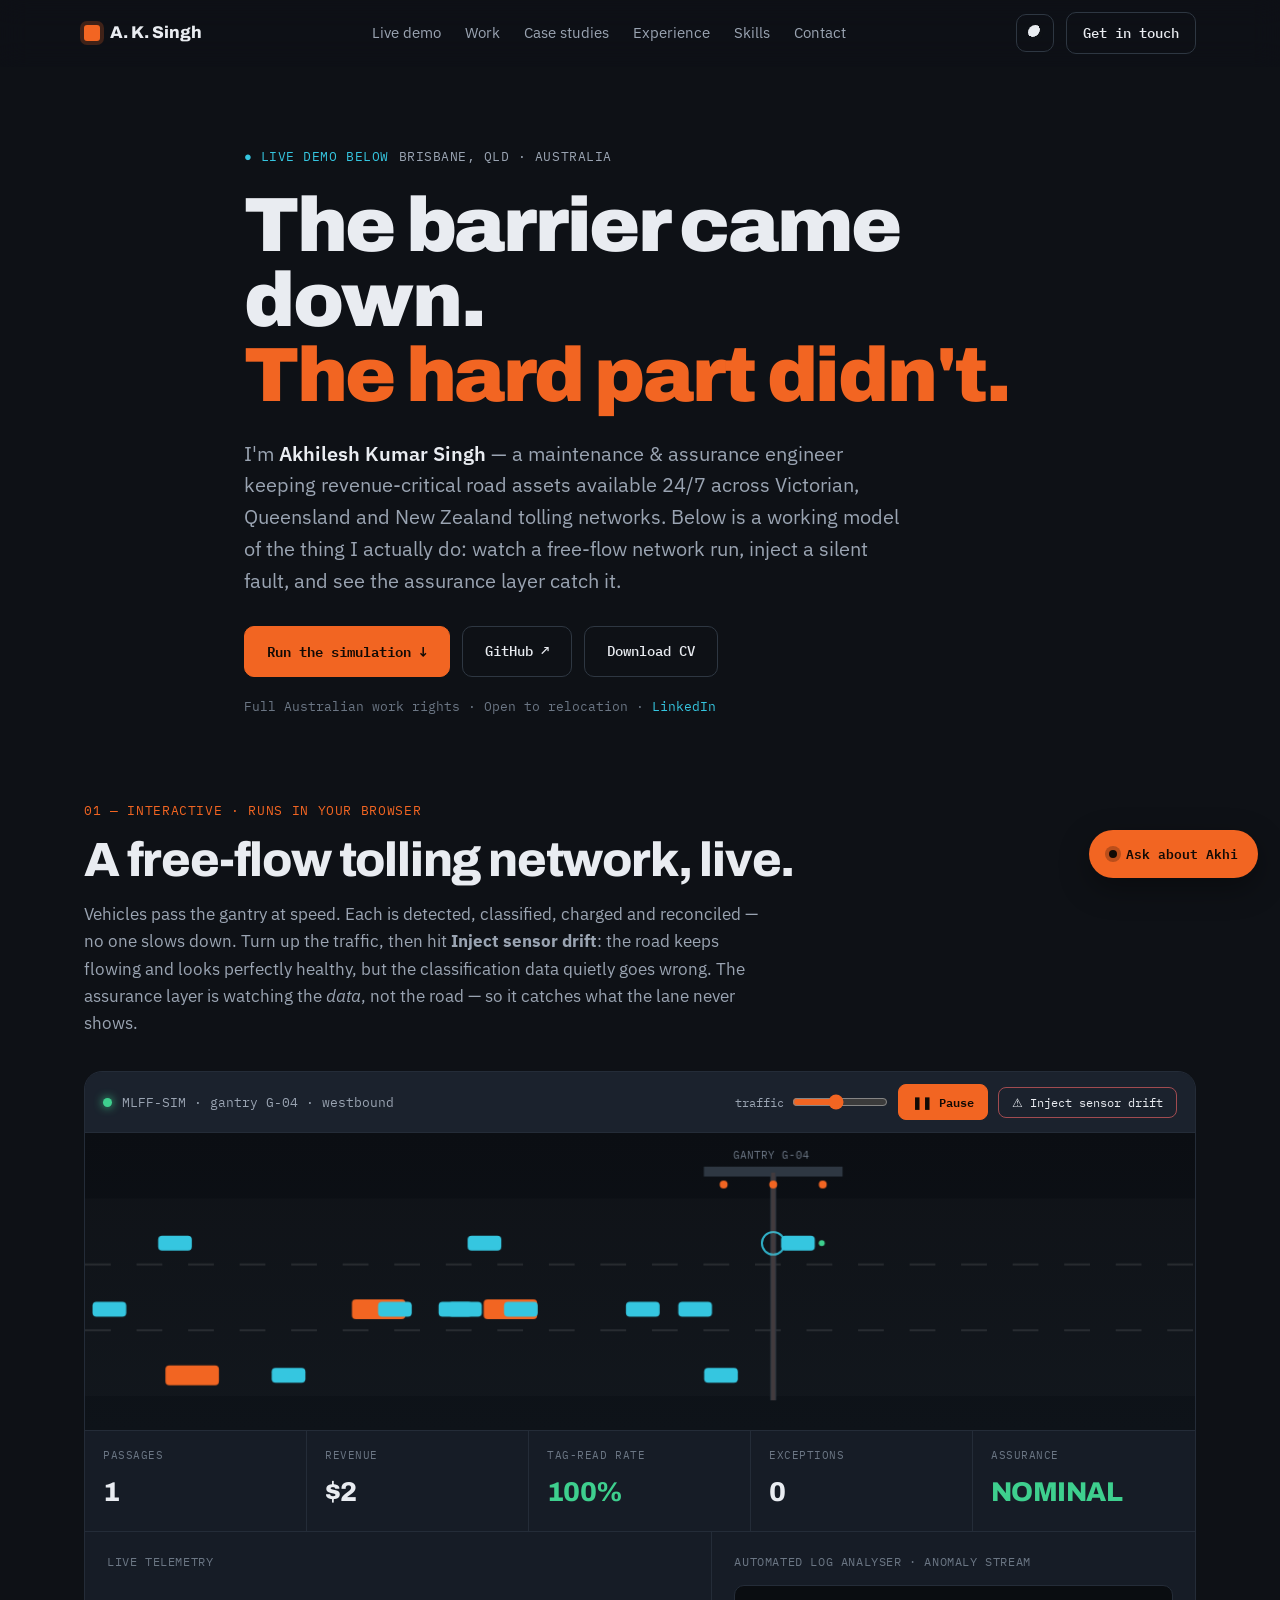
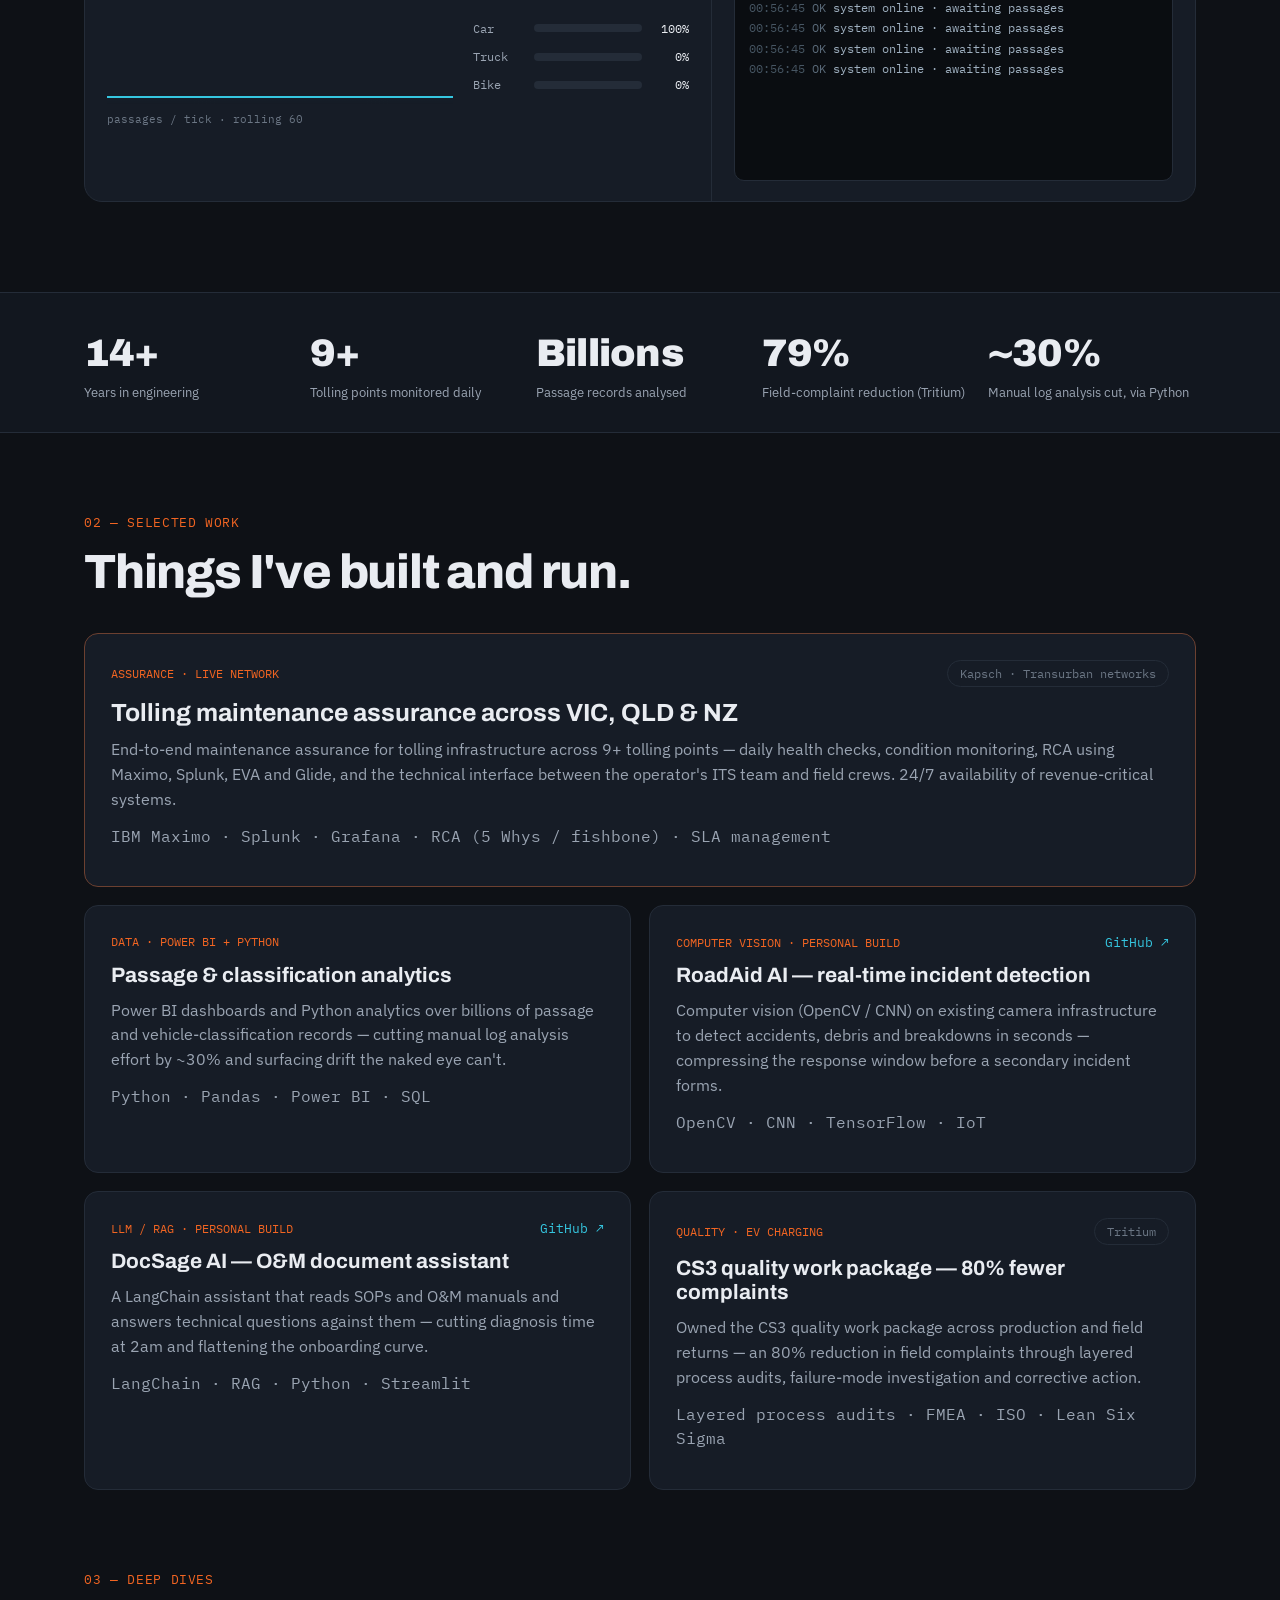
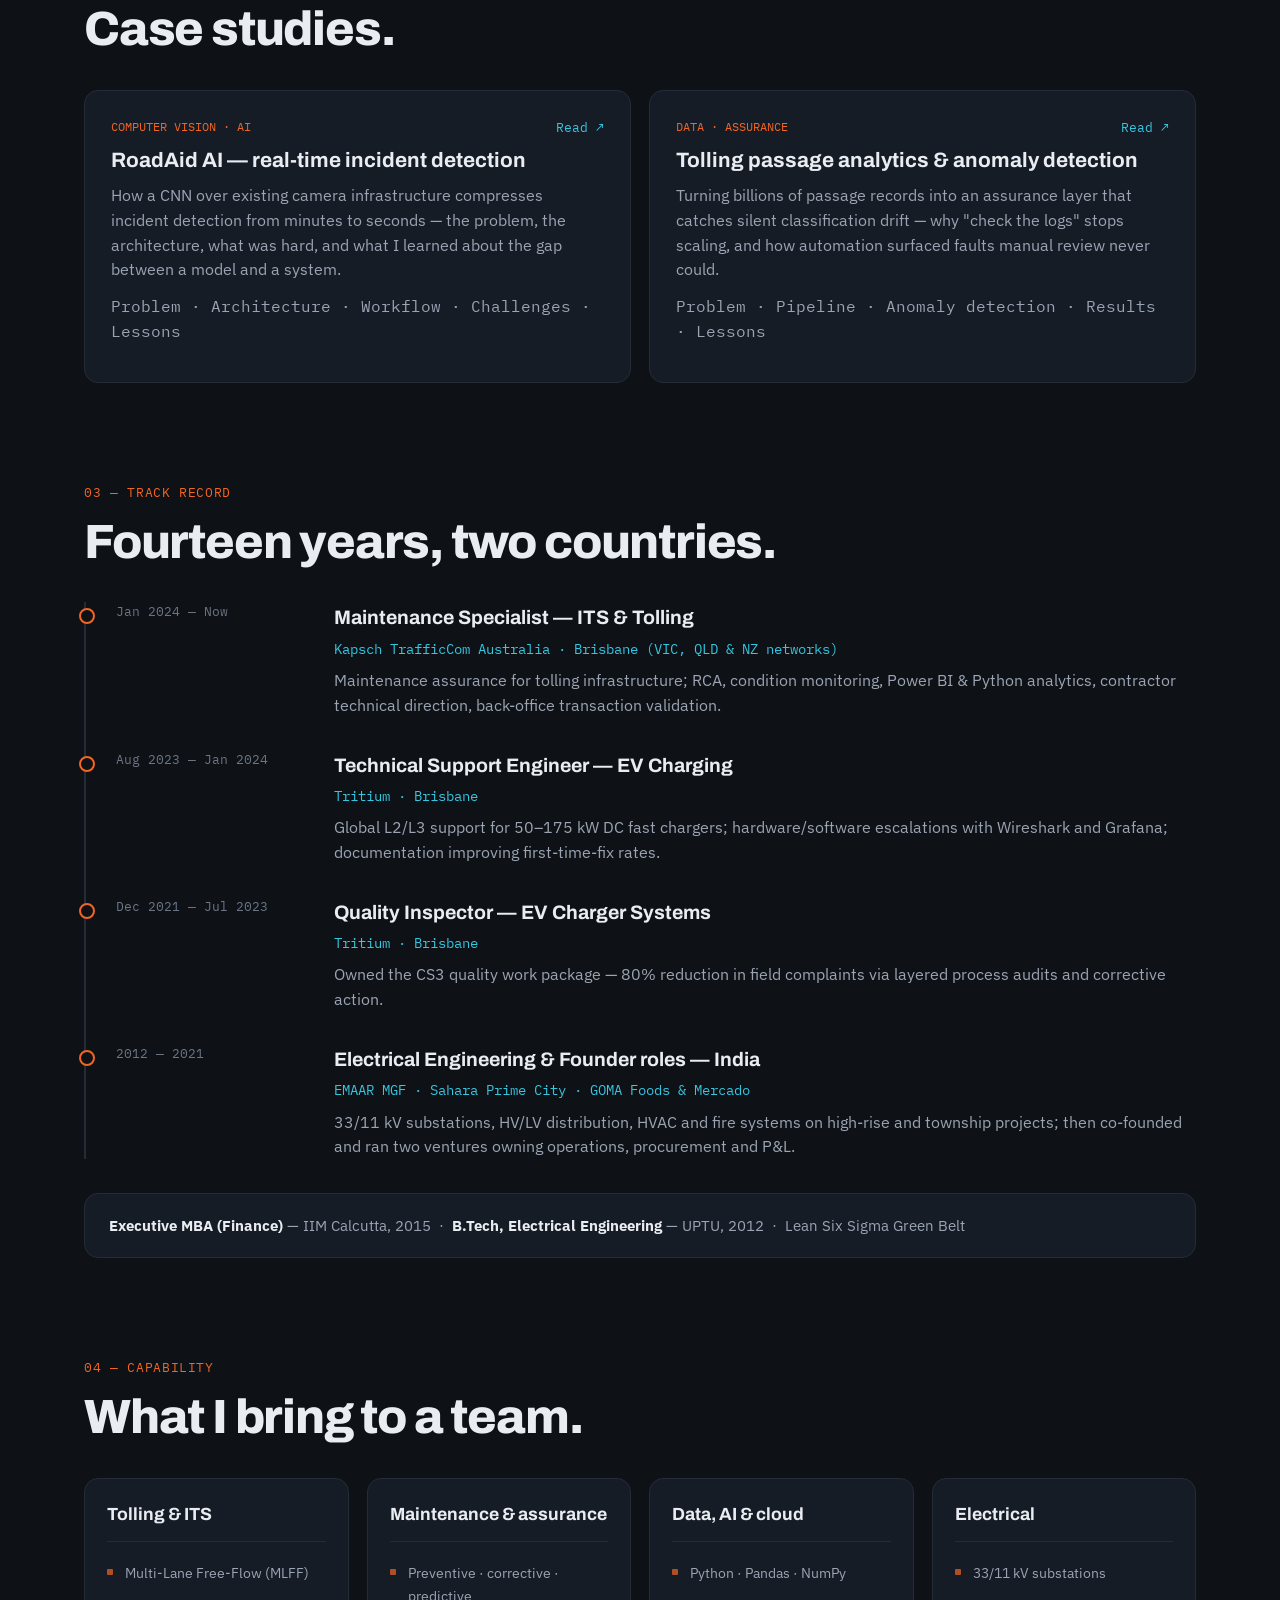
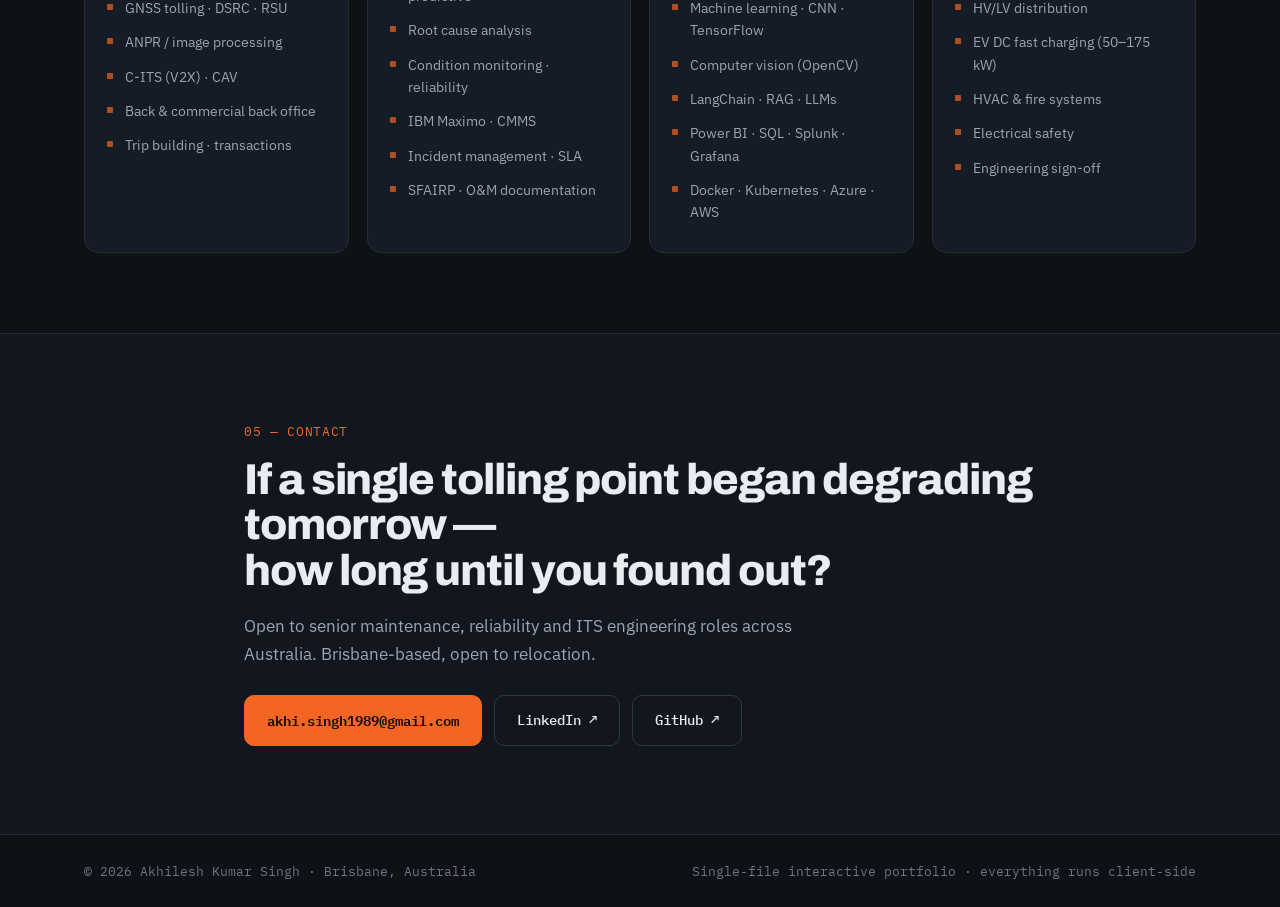
<file: index.html>
<!DOCTYPE html>
<html lang="en-AU" data-theme="dark">
<head>
<meta charset="UTF-8" />
<meta name="viewport" content="width=device-width, initial-scale=1.0" />
<title>Akhilesh Kumar Singh — ITS &amp; Tolling Engineer · Live Portfolio</title>
<meta name="description" content="Interactive portfolio: live multi-lane free-flow tolling simulation, real-time assurance dashboards and automated log analysis. Maintenance & assurance engineer, Brisbane." />
<meta name="author" content="Akhilesh Kumar Singh" />
<meta property="og:type" content="website" />
<meta property="og:title" content="Akhilesh Kumar Singh — Live ITS/Tolling Portfolio" />
<meta property="og:description" content="Watch a free-flow tolling network run, inject a silent fault, and see the assurance layer catch it." />
<link rel="preconnect" href="https://fonts.googleapis.com" />
<link rel="preconnect" href="https://fonts.gstatic.com" crossorigin />
<link href="https://fonts.googleapis.com/css2?family=Archivo:wght@600;700;800;900&family=IBM+Plex+Sans:wght@400;500;600&family=IBM+Plex+Mono:wght@400;500;600&display=swap" rel="stylesheet" />
<style>
:root{
  --orange:#F26522;--orange-soft:#ff8a4d;--cyan:#35C6E0;--green:#3ECF8E;--red:#FF5C5C;--amber:#FFC24B;
  --bg:#0E1116;--bg-2:#12171F;--panel:#161C26;--panel-2:#1B222D;--line:#242C38;--line-2:#2E3742;
  --text:#E9ECF1;--text-2:#9AA4B2;--text-3:#6B7684;
  --maxw:1160px;--pad:24px;--r:14px;--ease:cubic-bezier(.22,.61,.36,1);
  --dsp:'Archivo',system-ui,sans-serif;--body:'IBM Plex Sans',system-ui,sans-serif;--mono:'IBM Plex Mono',ui-monospace,monospace;
}
[data-theme="light"]{
  --bg:#F4F5F7;--bg-2:#ECEEF2;--panel:#FFFFFF;--panel-2:#F7F8FA;--line:#E1E4EA;--line-2:#D4D8E0;
  --text:#14181F;--text-2:#4C5563;--text-3:#7A828F;
}
*{box-sizing:border-box;margin:0;padding:0}
html{scroll-behavior:smooth}
body{background:var(--bg);color:var(--text);font-family:var(--body);font-size:17px;line-height:1.6;-webkit-font-smoothing:antialiased;overflow-x:hidden;transition:background .4s var(--ease),color .4s var(--ease)}
a{color:inherit;text-decoration:none}
::selection{background:var(--orange);color:#0b0d10}
.wrap{width:100%;max-width:var(--maxw);margin:0 auto;padding:0 var(--pad)}
.skip-link{position:absolute;left:-999px;top:0;z-index:200;background:var(--orange);color:#0b0d10;padding:10px 16px;border-radius:0 0 8px 0;font-weight:600}
.skip-link:focus{left:0}

.btn{display:inline-flex;align-items:center;gap:.4em;font-family:var(--mono);font-size:14px;font-weight:500;padding:13px 22px;border-radius:10px;border:1px solid var(--line-2);color:var(--text);cursor:pointer;background:transparent;transition:transform .2s var(--ease),background .2s,border-color .2s,color .2s}
.btn:hover{transform:translateY(-2px)}
.btn:focus-visible{outline:2px solid var(--cyan);outline-offset:3px}
.btn--primary{background:var(--orange);border-color:var(--orange);color:#120a05;font-weight:600}
.btn--primary:hover{background:var(--orange-soft);border-color:var(--orange-soft)}
.btn--ghost:hover{border-color:var(--text-2)}
.btn--sm{padding:9px 16px}

.nav{position:sticky;top:0;z-index:100;background:color-mix(in srgb,var(--bg) 82%,transparent);backdrop-filter:blur(14px);border-bottom:1px solid transparent;transition:border-color .3s,background .3s}
.nav.is-scrolled{border-bottom-color:var(--line)}
.nav__inner{display:flex;align-items:center;justify-content:space-between;height:66px;gap:20px}
.nav__brand{display:flex;align-items:center;gap:10px;font-family:var(--dsp);font-weight:800;font-size:17px}
.nav__mark{width:16px;height:16px;border-radius:3px;background:var(--orange);box-shadow:0 0 0 4px color-mix(in srgb,var(--orange) 22%,transparent)}
.nav__links{display:flex;gap:24px}
.nav__links a{font-size:14.5px;color:var(--text-2);transition:color .2s}
.nav__links a:hover{color:var(--text)}
.nav__actions{display:flex;align-items:center;gap:12px}
.icon-btn{width:38px;height:38px;border-radius:10px;border:1px solid var(--line-2);background:transparent;cursor:pointer;display:grid;place-items:center}
.icon-btn__dot{width:15px;height:15px;border-radius:50%;background:radial-gradient(circle at 32% 32%,var(--text) 0 48%,transparent 49%);box-shadow:inset -3px -3px 0 0 var(--bg)}
.nav__burger{display:none;flex-direction:column;gap:5px;width:40px;height:40px;border:1px solid var(--line-2);border-radius:10px;background:transparent;cursor:pointer;align-items:center;justify-content:center}
.nav__burger span{width:18px;height:2px;background:var(--text)}

.hero{position:relative;padding:80px 0 40px;overflow:hidden}
.hero__inner{position:relative;z-index:2;max-width:840px}
.eyebrow{font-family:var(--mono);font-size:13px;letter-spacing:.04em;color:var(--text-2);text-transform:uppercase;margin-bottom:20px;display:flex;align-items:center;gap:10px}
.eyebrow__live{color:var(--cyan)}
.hero__title{font-family:var(--dsp);font-weight:900;line-height:.98;letter-spacing:-.03em;font-size:clamp(2.4rem,6.4vw,4.8rem);margin-bottom:24px}
.hero__accent{color:var(--orange)}
.hero__lede{font-size:clamp(1.02rem,2.1vw,1.24rem);color:var(--text-2);max-width:660px;margin-bottom:30px}
.hero__lede strong{color:var(--text);font-weight:600}
.hero__cta{display:flex;flex-wrap:wrap;gap:12px}
.hero__meta{font-family:var(--mono);font-size:13px;color:var(--text-3);margin-top:20px}
.hero__meta a{color:var(--cyan)}

.section-eyebrow{font-family:var(--mono);font-size:13px;letter-spacing:.05em;color:var(--orange);text-transform:uppercase;margin-bottom:14px}
.section-title{font-family:var(--dsp);font-weight:800;letter-spacing:-.025em;line-height:1.02;font-size:clamp(1.8rem,4.2vw,3rem);margin-bottom:16px}
.section-intro{color:var(--text-2);max-width:680px;margin-bottom:34px}

/* ---------- LIVE SIMULATION ---------- */
.sim{padding:44px 0 90px}
.sim__frame{border:1px solid var(--line);border-radius:18px;overflow:hidden;background:var(--panel)}
.sim__bar{display:flex;align-items:center;justify-content:space-between;gap:12px;padding:12px 18px;background:var(--panel-2);border-bottom:1px solid var(--line);flex-wrap:wrap}
.sim__bar-left{display:flex;align-items:center;gap:10px;font-family:var(--mono);font-size:12.5px;color:var(--text-2)}
.dot{width:9px;height:9px;border-radius:50%;background:var(--green);box-shadow:0 0 10px var(--green);animation:pulse 2s infinite}
@keyframes pulse{50%{opacity:.4}}
.sim__controls{display:flex;align-items:center;gap:10px;flex-wrap:wrap}
.ctrl{display:flex;align-items:center;gap:8px;font-family:var(--mono);font-size:12px;color:var(--text-2)}
.ctrl input[type=range]{accent-color:var(--orange);width:96px}
.pill-btn{font-family:var(--mono);font-size:12px;padding:7px 13px;border-radius:8px;border:1px solid var(--line-2);background:transparent;color:var(--text);cursor:pointer;transition:.2s}
.pill-btn:hover{border-color:var(--text-2)}
.pill-btn.is-active{background:var(--orange);border-color:var(--orange);color:#120a05;font-weight:600}
.pill-btn.fault{border-color:color-mix(in srgb,var(--red) 55%,var(--line-2))}
.pill-btn.fault.is-active{background:var(--red);border-color:var(--red);color:#fff}

.sim__canvas-wrap{position:relative;background:linear-gradient(180deg,#0b0e13,#0e1319)}
[data-theme="light"] .sim__canvas-wrap{background:linear-gradient(180deg,#20262f,#171c24)}
#road{display:block;width:100%;height:auto}
.sim__alert{position:absolute;left:18px;bottom:18px;right:18px;display:flex;align-items:center;gap:12px;padding:12px 16px;border-radius:10px;background:color-mix(in srgb,var(--red) 16%,#0b0e13);border:1px solid color-mix(in srgb,var(--red) 60%,transparent);font-family:var(--mono);font-size:13px;color:#ffd9d9;opacity:0;transform:translateY(10px);transition:.4s var(--ease);pointer-events:none}
.sim__alert.show{opacity:1;transform:none}
.sim__alert b{color:var(--red)}

.hud{display:grid;grid-template-columns:repeat(5,1fr);border-top:1px solid var(--line)}
.hud__cell{padding:16px 18px;border-right:1px solid var(--line)}
.hud__cell:last-child{border-right:none}
.hud__label{font-family:var(--mono);font-size:11px;letter-spacing:.05em;text-transform:uppercase;color:var(--text-3);margin-bottom:6px}
.hud__val{font-family:var(--dsp);font-weight:800;font-size:1.7rem;letter-spacing:-.02em}
.hud__val small{font-size:.9rem;color:var(--text-2);font-weight:600}
.hud__val.good{color:var(--green)}.hud__val.warn{color:var(--amber)}.hud__val.bad{color:var(--red)}

.sim__lower{display:grid;grid-template-columns:1.3fr 1fr;gap:0;border-top:1px solid var(--line)}
.panel{padding:20px 22px}
.panel--charts{border-right:1px solid var(--line)}
.panel__title{font-family:var(--mono);font-size:12px;text-transform:uppercase;letter-spacing:.05em;color:var(--text-3);margin-bottom:14px}
.chart-row{display:grid;grid-template-columns:1.6fr 1fr;gap:20px;align-items:center}
#throughput{width:100%;height:120px;display:block}
.mix{display:flex;flex-direction:column;gap:9px}
.mix__item{display:flex;align-items:center;gap:9px;font-family:var(--mono);font-size:12px;color:var(--text-2)}
.mix__bar{flex:1;height:8px;border-radius:4px;background:var(--line);overflow:hidden}
.mix__fill{height:100%;border-radius:4px;transition:width .5s var(--ease)}
.mix__pct{width:38px;text-align:right;color:var(--text)}
.term{font-family:var(--mono);font-size:12px;line-height:1.7;height:196px;overflow:hidden;background:#0a0d11;border-radius:10px;padding:12px 14px;color:#9fb0c0;border:1px solid var(--line)}
[data-theme="light"] .term{background:#12171f;color:#9fb0c0}
.term .ok{color:#5b6b7a}
.term .flag{color:var(--orange)}
.term .crit{color:var(--red)}
.term .ts{color:#465562}

/* ---------- generic sections ---------- */
.stats{border-top:1px solid var(--line);border-bottom:1px solid var(--line);background:var(--bg-2);padding:30px 0}
.stats__grid{display:grid;grid-template-columns:repeat(5,1fr);gap:18px}
.stat__num{font-family:var(--dsp);font-weight:900;font-size:clamp(1.6rem,3vw,2.4rem);letter-spacing:-.02em}
.stat__label{font-size:13px;color:var(--text-2);line-height:1.35}

.work{padding:80px 0}
.work__grid{display:grid;grid-template-columns:repeat(2,1fr);gap:18px;margin-top:36px}
.card{background:var(--panel);border:1px solid var(--line);border-radius:var(--r);padding:26px;transition:border-color .25s,transform .25s}
.card:hover{border-color:var(--line-2);transform:translateY(-3px)}
.card--feature{grid-column:1 / -1;border-color:color-mix(in srgb,var(--orange) 35%,var(--line))}
.card__top{display:flex;align-items:center;justify-content:space-between;gap:12px;margin-bottom:12px;flex-wrap:wrap}
.card__kind{font-family:var(--mono);font-size:12px;text-transform:uppercase;color:var(--orange)}
.card__badge{font-family:var(--mono);font-size:12px;color:var(--text-3);border:1px solid var(--line);border-radius:20px;padding:3px 12px}
.card__link{font-family:var(--mono);font-size:12.5px;color:var(--cyan)}
.card h3{font-family:var(--dsp);font-weight:700;font-size:1.3rem;margin-bottom:10px;line-height:1.15}
.card--feature h3{font-size:1.55rem}
.card p{color:var(--text-2);font-size:15.5px;margin-bottom:12px}
.card__stack{font-family:var(--mono);font-size:12.5px;color:var(--text-3)}

.experience{padding:20px 0 80px}
.timeline{list-style:none;margin-top:36px;border-left:2px solid var(--line)}
.tl{display:grid;grid-template-columns:190px 1fr;gap:28px;padding:0 0 32px 30px;position:relative}
.tl:last-child{padding-bottom:0}
.tl::before{content:"";position:absolute;left:-7px;top:6px;width:12px;height:12px;border-radius:50%;background:var(--bg);border:2px solid var(--orange)}
.tl__date{font-family:var(--mono);font-size:13px;color:var(--text-3)}
.tl__body h3{font-family:var(--dsp);font-weight:700;font-size:1.22rem;margin-bottom:4px}
.tl__org{color:var(--cyan);font-size:14px;margin-bottom:8px;font-family:var(--mono)}
.tl__body p:last-child{color:var(--text-2);font-size:15.5px}
.edu{margin-top:34px;padding:20px 24px;background:var(--panel);border:1px solid var(--line);border-radius:var(--r);font-size:14.5px;color:var(--text-2)}
.edu strong{color:var(--text)}

.skills{padding:20px 0 80px}
.skills__grid{display:grid;grid-template-columns:repeat(4,1fr);gap:18px;margin-top:36px}
.skillset{background:var(--panel);border:1px solid var(--line);border-radius:var(--r);padding:22px}
.skillset h3{font-family:var(--dsp);font-weight:700;font-size:1.1rem;margin-bottom:14px;padding-bottom:12px;border-bottom:1px solid var(--line)}
.skillset ul{list-style:none}
.skillset li{font-size:14px;color:var(--text-2);padding:6px 0 6px 18px;position:relative}
.skillset li::before{content:"";position:absolute;left:0;top:13px;width:6px;height:6px;border-radius:1px;background:var(--orange);opacity:.7}

.contact{padding:88px 0;border-top:1px solid var(--line);background:var(--bg-2)}
.contact__inner{max-width:840px}
.contact__title{font-family:var(--dsp);font-weight:800;letter-spacing:-.025em;line-height:1.06;font-size:clamp(1.7rem,4vw,2.7rem);margin:12px 0 18px}
.contact__lede{color:var(--text-2);font-size:1.08rem;margin-bottom:28px;max-width:620px}
.contact__links{display:flex;flex-wrap:wrap;gap:12px}
.footer{padding:26px 0;border-top:1px solid var(--line)}
.footer__inner{display:flex;justify-content:space-between;gap:16px;flex-wrap:wrap;font-family:var(--mono);font-size:12.5px;color:var(--text-3)}

.reveal{opacity:0;transform:translateY(22px);transition:opacity .7s var(--ease),transform .7s var(--ease)}
.reveal.is-in{opacity:1;transform:none}

@media(max-width:960px){
  .nav__links{display:none}.nav__burger{display:flex}
  .nav__links.is-open{display:flex;position:absolute;top:66px;left:0;right:0;flex-direction:column;gap:0;background:var(--bg);border-bottom:1px solid var(--line);padding:8px var(--pad) 16px}
  .nav__links.is-open a{padding:12px 0;border-bottom:1px solid var(--line)}
  .sim__lower{grid-template-columns:1fr}.panel--charts{border-right:none;border-bottom:1px solid var(--line)}
  .work__grid{grid-template-columns:1fr}.skills__grid{grid-template-columns:repeat(2,1fr)}
  .stats__grid{grid-template-columns:repeat(2,1fr);gap:20px}
  .hud{grid-template-columns:repeat(3,1fr)}.hud__cell:nth-child(3){border-right:none}
  .tl{grid-template-columns:1fr;gap:6px}
}
@media(max-width:560px){
  body{font-size:16px}.hero{padding:56px 0 30px}
  .skills__grid{grid-template-columns:1fr}.hud{grid-template-columns:repeat(2,1fr)}
  .chart-row{grid-template-columns:1fr}.nav__name{display:none}
  .sim__controls{width:100%;justify-content:flex-start}
}
@media(prefers-reduced-motion:reduce){*{animation:none!important;transition:none!important}.reveal{opacity:1;transform:none}}

/* ---------- recruiter chatbot ---------- */
.cb-fab{position:fixed;right:22px;bottom:22px;z-index:150;display:inline-flex;align-items:center;gap:9px;
  font-family:var(--mono);font-size:13px;font-weight:600;color:#120a05;background:var(--orange);
  border:none;border-radius:30px;padding:13px 20px;cursor:pointer;box-shadow:0 10px 30px rgba(0,0,0,.35);
  transition:transform .2s var(--ease)}
.cb-fab:hover{transform:translateY(-2px)}
.cb-fab__dot{width:8px;height:8px;border-radius:50%;background:#120a05;box-shadow:0 0 0 4px rgba(18,10,5,.25)}
.cb-panel{position:fixed;right:22px;bottom:22px;z-index:151;width:min(380px,calc(100vw - 44px));height:min(560px,calc(100vh - 60px));
  display:flex;flex-direction:column;background:var(--panel);border:1px solid var(--line-2);border-radius:16px;overflow:hidden;
  box-shadow:0 24px 60px rgba(0,0,0,.5)}
.cb-panel[hidden]{display:none}
.cb-head{padding:16px 18px;background:var(--panel-2);border-bottom:1px solid var(--line);position:relative}
.cb-head__title{display:block;font-family:var(--dsp);font-weight:700;font-size:15px}
.cb-head__sub{display:block;font-family:var(--mono);font-size:11px;color:var(--text-3);margin-top:2px}
.cb-x{position:absolute;top:12px;right:14px;background:none;border:none;color:var(--text-2);font-size:22px;line-height:1;cursor:pointer}
.cb-log{flex:1;overflow-y:auto;padding:16px;display:flex;flex-direction:column;gap:10px}
.cb-msg{max-width:86%;padding:10px 13px;border-radius:12px;font-size:14px;line-height:1.5;white-space:pre-wrap}
.cb-msg--bot{align-self:flex-start;background:var(--panel-2);border:1px solid var(--line);color:var(--text)}
.cb-msg--user{align-self:flex-end;background:var(--orange);color:#120a05;font-weight:500}
.cb-typing{color:var(--text-3);letter-spacing:3px}
.cb-chips{display:flex;flex-wrap:wrap;gap:6px;padding:0 14px 10px}
.cb-chip{font-family:var(--mono);font-size:11.5px;color:var(--text-2);background:transparent;border:1px solid var(--line-2);
  border-radius:20px;padding:6px 11px;cursor:pointer;transition:.2s}
.cb-chip:hover{border-color:var(--orange);color:var(--text)}
.cb-input{display:flex;gap:8px;padding:12px 14px;border-top:1px solid var(--line);background:var(--panel-2)}
.cb-input input{flex:1;background:var(--bg);border:1px solid var(--line-2);border-radius:9px;color:var(--text);
  padding:10px 12px;font-family:var(--body);font-size:14px}
.cb-input input:focus{outline:2px solid var(--cyan);outline-offset:1px}
.cb-input button{background:var(--orange);color:#120a05;border:none;border-radius:9px;width:42px;font-size:18px;cursor:pointer}
@media(max-width:560px){.cb-panel{right:10px;bottom:10px}.cb-fab{right:14px;bottom:14px}}
</style>
</head>
<body>
<a href="#main" class="skip-link">Skip to content</a>

<header class="nav" id="nav">
  <div class="wrap nav__inner">
    <a href="#top" class="nav__brand"><span class="nav__mark"></span><span class="nav__name">A. K. Singh</span></a>
    <nav class="nav__links" aria-label="Primary">
      <a href="#live">Live demo</a><a href="#work">Work</a><a href="#casestudies">Case studies</a><a href="#experience">Experience</a><a href="#skills">Skills</a><a href="#contact">Contact</a>
    </nav>
    <div class="nav__actions">
      <button id="themeToggle" class="icon-btn" aria-label="Switch theme" title="Switch theme"><span class="icon-btn__dot"></span></button>
      <a class="btn btn--sm" href="#contact">Get in touch</a>
    </div>
    <button id="navToggle" class="nav__burger" aria-label="Open menu" aria-expanded="false"><span></span><span></span></button>
  </div>
</header>

<main id="main">
<!-- HERO -->
<section class="hero" id="top">
  <div class="wrap hero__inner">
    <p class="eyebrow"><span class="eyebrow__live">● live demo below</span> Brisbane, QLD · Australia</p>
    <h1 class="hero__title">The barrier came down.<br /><span class="hero__accent">The hard part didn't.</span></h1>
    <p class="hero__lede">I'm <strong>Akhilesh Kumar Singh</strong> — a maintenance &amp; assurance engineer keeping revenue-critical road assets available 24/7 across Victorian, Queensland and New Zealand tolling networks. Below is a working model of the thing I actually do: watch a free-flow network run, inject a silent fault, and see the assurance layer catch it.</p>
    <div class="hero__cta">
      <a class="btn btn--primary" href="#live">Run the simulation ↓</a>
      <a class="btn btn--ghost" href="https://github.com/SINGHL25" target="_blank" rel="noopener">GitHub ↗</a>
      <a class="btn btn--ghost" href="#" data-resume>Download CV</a>
    </div>
    <p class="hero__meta">Full Australian work rights · Open to relocation · <a href="https://www.linkedin.com/in/akhilesh-kumar-singh-23115836" target="_blank" rel="noopener">LinkedIn</a></p>
  </div>
</section>

<!-- LIVE SIMULATION -->
<section class="sim" id="live">
  <div class="wrap">
    <p class="section-eyebrow">01 — Interactive · runs in your browser</p>
    <h2 class="section-title">A free-flow tolling network, live.</h2>
    <p class="section-intro">Vehicles pass the gantry at speed. Each is detected, classified, charged and reconciled — no one slows down. Turn up the traffic, then hit <strong>Inject sensor drift</strong>: the road keeps flowing and looks perfectly healthy, but the classification data quietly goes wrong. The assurance layer is watching the <em>data</em>, not the road — so it catches what the lane never shows.</p>

    <div class="sim__frame">
      <div class="sim__bar">
        <div class="sim__bar-left"><span class="dot"></span> MLFF-SIM · gantry G-04 · westbound</div>
        <div class="sim__controls">
          <label class="ctrl">traffic <input type="range" id="density" min="1" max="10" value="5" /></label>
          <button class="pill-btn is-active" id="playBtn">❚❚ Pause</button>
          <button class="pill-btn fault" id="faultBtn">⚠ Inject sensor drift</button>
        </div>
      </div>

      <div class="sim__canvas-wrap">
        <canvas id="road" width="1120" height="300" aria-label="Live tolling simulation"></canvas>
        <div class="sim__alert" id="alert"><b>◤ SILENT FAULT DETECTED</b><span id="alertText">Classification sensor on lane 2 mis-binning heavy vehicles. Truck ratio 4.1% vs expected ~15%. Flagged from passage data — road still reads healthy.</span></div>
      </div>

      <div class="hud">
        <div class="hud__cell"><div class="hud__label">Passages</div><div class="hud__val" id="hPass">0</div></div>
        <div class="hud__cell"><div class="hud__label">Revenue</div><div class="hud__val" id="hRev">$0</div></div>
        <div class="hud__cell"><div class="hud__label">Tag-read rate</div><div class="hud__val good" id="hTag">—</div></div>
        <div class="hud__cell"><div class="hud__label">Exceptions</div><div class="hud__val" id="hExc">0</div></div>
        <div class="hud__cell"><div class="hud__label">Assurance</div><div class="hud__val good" id="hHealth">NOMINAL</div></div>
      </div>

      <div class="sim__lower">
        <div class="panel panel--charts">
          <div class="panel__title">Live telemetry</div>
          <div class="chart-row">
            <div>
              <canvas id="throughput" width="520" height="120"></canvas>
              <div style="font-family:var(--mono);font-size:11px;color:var(--text-3);margin-top:6px">passages / tick · rolling 60</div>
            </div>
            <div class="mix" id="mix">
              <div class="mix__item"><span style="width:52px">Car</span><span class="mix__bar"><span class="mix__fill" style="background:var(--cyan)" id="mCar"></span></span><span class="mix__pct" id="pCar">0%</span></div>
              <div class="mix__item"><span style="width:52px">Truck</span><span class="mix__bar"><span class="mix__fill" style="background:var(--orange)" id="mTruck"></span></span><span class="mix__pct" id="pTruck">0%</span></div>
              <div class="mix__item"><span style="width:52px">Bike</span><span class="mix__bar"><span class="mix__fill" style="background:var(--green)" id="mBike"></span></span><span class="mix__pct" id="pBike">0%</span></div>
            </div>
          </div>
        </div>
        <div class="panel">
          <div class="panel__title">Automated log analyser · anomaly stream</div>
          <div class="term" id="term"></div>
        </div>
      </div>
    </div>
  </div>
</section>

<!-- STATS -->
<section class="stats">
  <div class="wrap stats__grid">
    <div><div class="stat__num" data-count="14" data-suffix="+">0</div><div class="stat__label">Years in engineering</div></div>
    <div><div class="stat__num" data-count="9" data-suffix="+">0</div><div class="stat__label">Tolling points monitored daily</div></div>
    <div><div class="stat__num" data-static>Billions</div><div class="stat__label">Passage records analysed</div></div>
    <div><div class="stat__num" data-count="80" data-suffix="%">0</div><div class="stat__label">Field-complaint reduction (Tritium)</div></div>
    <div><div class="stat__num" data-count="30" data-prefix="~" data-suffix="%">0</div><div class="stat__label">Manual log analysis cut, via Python</div></div>
  </div>
</section>

<!-- WORK -->
<section class="work" id="work">
  <div class="wrap">
    <p class="section-eyebrow">02 — Selected work</p>
    <h2 class="section-title">Things I've built and run.</h2>
    <div class="work__grid">
      <article class="card card--feature">
        <div class="card__top"><span class="card__kind">Assurance · Live network</span><span class="card__badge">Kapsch · Transurban networks</span></div>
        <h3>Tolling maintenance assurance across VIC, QLD &amp; NZ</h3>
        <p>End-to-end maintenance assurance for tolling infrastructure across 9+ tolling points — daily health checks, condition monitoring, RCA using Maximo, Splunk, EVA and Glide, and the technical interface between the operator's ITS team and field crews. 24/7 availability of revenue-critical systems.</p>
        <p class="card__stack">IBM Maximo · Splunk · Grafana · RCA (5 Whys / fishbone) · SLA management</p>
      </article>
      <article class="card">
        <div class="card__top"><span class="card__kind">Data · Power BI + Python</span></div>
        <h3>Passage &amp; classification analytics</h3>
        <p>Power BI dashboards and Python analytics over billions of passage and vehicle-classification records — cutting manual log analysis effort by ~30% and surfacing drift the naked eye can't.</p>
        <p class="card__stack">Python · Pandas · Power BI · SQL</p>
      </article>
      <article class="card">
        <div class="card__top"><span class="card__kind">Computer vision · Personal build</span><a class="card__link" href="https://github.com/SINGHL25" target="_blank" rel="noopener">GitHub ↗</a></div>
        <h3>RoadAid AI — real-time incident detection</h3>
        <p>Computer vision (OpenCV / CNN) on existing camera infrastructure to detect accidents, debris and breakdowns in seconds — compressing the response window before a secondary incident forms.</p>
        <p class="card__stack">OpenCV · CNN · TensorFlow · IoT</p>
      </article>
      <article class="card">
        <div class="card__top"><span class="card__kind">LLM / RAG · Personal build</span><a class="card__link" href="https://github.com/SINGHL25" target="_blank" rel="noopener">GitHub ↗</a></div>
        <h3>DocSage AI — O&amp;M document assistant</h3>
        <p>A LangChain assistant that reads SOPs and O&amp;M manuals and answers technical questions against them — cutting diagnosis time at 2am and flattening the onboarding curve.</p>
        <p class="card__stack">LangChain · RAG · Python · Streamlit</p>
      </article>
      <article class="card">
        <div class="card__top"><span class="card__kind">Quality · EV charging</span><span class="card__badge">Tritium</span></div>
        <h3>CS3 quality work package — 80% fewer complaints</h3>
        <p>Owned the CS3 quality work package across production and field returns — an 80% reduction in field complaints through layered process audits, failure-mode investigation and corrective action.</p>
        <p class="card__stack">Layered process audits · FMEA · ISO · Lean Six Sigma</p>
      </article>
    </div>
  </div>
</section>

<!-- CASE STUDIES -->
<section class="work" id="casestudies" style="padding-top:0">
  <div class="wrap">
    <p class="section-eyebrow">03 — Deep dives</p>
    <h2 class="section-title">Case studies.</h2>
    <div class="work__grid">
      <article class="card">
        <div class="card__top"><span class="card__kind">Computer vision · AI</span><a class="card__link" href="case-studies/roadaid-ai.html">Read ↗</a></div>
        <h3>RoadAid AI — real-time incident detection</h3>
        <p>How a CNN over existing camera infrastructure compresses incident detection from minutes to seconds — the problem, the architecture, what was hard, and what I learned about the gap between a model and a system.</p>
        <p class="card__stack">Problem · Architecture · Workflow · Challenges · Lessons</p>
      </article>
      <article class="card">
        <div class="card__top"><span class="card__kind">Data · Assurance</span><a class="card__link" href="case-studies/tolling-analytics.html">Read ↗</a></div>
        <h3>Tolling passage analytics &amp; anomaly detection</h3>
        <p>Turning billions of passage records into an assurance layer that catches silent classification drift — why "check the logs" stops scaling, and how automation surfaced faults manual review never could.</p>
        <p class="card__stack">Problem · Pipeline · Anomaly detection · Results · Lessons</p>
      </article>
    </div>
  </div>
</section>

<!-- EXPERIENCE -->
<section class="experience" id="experience">
  <div class="wrap">
    <p class="section-eyebrow">03 — Track record</p>
    <h2 class="section-title">Fourteen years, two countries.</h2>
    <ol class="timeline">
      <li class="tl"><span class="tl__date">Jan 2024 — Now</span><div class="tl__body"><h3>Maintenance Specialist — ITS &amp; Tolling</h3><p class="tl__org">Kapsch TrafficCom Australia · Brisbane (VIC, QLD &amp; NZ networks)</p><p>Maintenance assurance for tolling infrastructure; RCA, condition monitoring, Power BI &amp; Python analytics, contractor technical direction, back-office transaction validation.</p></div></li>
      <li class="tl"><span class="tl__date">Aug 2023 — Jan 2024</span><div class="tl__body"><h3>Technical Support Engineer — EV Charging</h3><p class="tl__org">Tritium · Brisbane</p><p>Global L2/L3 support for 50–175 kW DC fast chargers; hardware/software escalations with Wireshark and Grafana; documentation improving first-time-fix rates.</p></div></li>
      <li class="tl"><span class="tl__date">Dec 2021 — Jul 2023</span><div class="tl__body"><h3>Quality Inspector — EV Charger Systems</h3><p class="tl__org">Tritium · Brisbane</p><p>Owned the CS3 quality work package — 80% reduction in field complaints via layered process audits and corrective action.</p></div></li>
      <li class="tl"><span class="tl__date">2012 — 2021</span><div class="tl__body"><h3>Electrical Engineering &amp; Founder roles — India</h3><p class="tl__org">EMAAR MGF · Sahara Prime City · GOMA Foods &amp; Mercado</p><p>33/11 kV substations, HV/LV distribution, HVAC and fire systems on high-rise and township projects; then co-founded and ran two ventures owning operations, procurement and P&amp;L.</p></div></li>
    </ol>
    <div class="edu"><p><strong>Executive MBA (Finance)</strong> — IIM Calcutta, 2015 &nbsp;·&nbsp; <strong>B.Tech, Electrical Engineering</strong> — UPTU, 2012 &nbsp;·&nbsp; Lean Six Sigma Green Belt</p></div>
  </div>
</section>

<!-- SKILLS -->
<section class="skills" id="skills">
  <div class="wrap">
    <p class="section-eyebrow">04 — Capability</p>
    <h2 class="section-title">What I bring to a team.</h2>
    <div class="skills__grid">
      <div class="skillset"><h3>Tolling &amp; ITS</h3><ul><li>Multi-Lane Free-Flow (MLFF)</li><li>GNSS tolling · DSRC · RSU</li><li>ANPR / image processing</li><li>C-ITS (V2X) · CAV</li><li>Back &amp; commercial back office</li><li>Trip building · transactions</li></ul></div>
      <div class="skillset"><h3>Maintenance &amp; assurance</h3><ul><li>Preventive · corrective · predictive</li><li>Root cause analysis</li><li>Condition monitoring · reliability</li><li>IBM Maximo · CMMS</li><li>Incident management · SLA</li><li>SFAIRP · O&amp;M documentation</li></ul></div>
      <div class="skillset"><h3>Data, AI &amp; cloud</h3><ul><li>Python · Pandas · NumPy</li><li>Machine learning · CNN · TensorFlow</li><li>Computer vision (OpenCV)</li><li>LangChain · RAG · LLMs</li><li>Power BI · SQL · Splunk · Grafana</li><li>Docker · Kubernetes · Azure · AWS</li></ul></div>
      <div class="skillset"><h3>Electrical</h3><ul><li>33/11 kV substations</li><li>HV/LV distribution</li><li>EV DC fast charging (50–175 kW)</li><li>HVAC &amp; fire systems</li><li>Electrical safety</li><li>Engineering sign-off</li></ul></div>
    </div>
  </div>
</section>

<!-- CONTACT -->
<section class="contact" id="contact">
  <div class="wrap contact__inner">
    <p class="section-eyebrow">05 — Contact</p>
    <h2 class="contact__title">If a single tolling point began degrading tomorrow —<br />how long until you found out?</h2>
    <p class="contact__lede">Open to senior maintenance, reliability and ITS engineering roles across Australia. Brisbane-based, open to relocation.</p>
    <div class="contact__links">
      <a class="btn btn--primary" href="mailto:akhi.singh1989@gmail.com">akhi.singh1989@gmail.com</a>
      <a class="btn btn--ghost" href="https://www.linkedin.com/in/akhilesh-kumar-singh-23115836" target="_blank" rel="noopener">LinkedIn ↗</a>
      <a class="btn btn--ghost" href="https://github.com/SINGHL25" target="_blank" rel="noopener">GitHub ↗</a>
    </div>
  </div>
</section>
</main>

<footer class="footer">
  <div class="wrap footer__inner">
    <span>© <span id="year"></span> Akhilesh Kumar Singh · Brisbane, Australia</span>
    <span>Single-file interactive portfolio · everything runs client-side</span>
  </div>
</footer>

<script>
(function(){
'use strict';
var reduce = window.matchMedia('(prefers-reduced-motion: reduce)').matches;
var $ = function(id){return document.getElementById(id);};

/* year, nav, theme */
$('year').textContent = new Date().getFullYear();
var root=document.documentElement, stored=null;
try{stored=localStorage.getItem('theme');}catch(e){}
if(stored) root.setAttribute('data-theme',stored);
$('themeToggle').addEventListener('click',function(){
  var n=root.getAttribute('data-theme')==='dark'?'light':'dark';
  root.setAttribute('data-theme',n);try{localStorage.setItem('theme',n);}catch(e){}
});
var nav=$('nav');
window.addEventListener('scroll',function(){nav.classList.toggle('is-scrolled',window.scrollY>8);},{passive:true});
var burger=$('navToggle'), links=document.querySelector('.nav__links');
burger.addEventListener('click',function(){var o=links.classList.toggle('is-open');burger.setAttribute('aria-expanded',o?'true':'false');});
links.querySelectorAll('a').forEach(function(a){a.addEventListener('click',function(){links.classList.remove('is-open');});});

/* reveal */
var rt=document.querySelectorAll('.section-title,.section-intro,.card,.tl,.skillset,.contact__title');
rt.forEach(function(e){e.classList.add('reveal');});
if(!reduce && 'IntersectionObserver' in window){
  var io=new IntersectionObserver(function(en){en.forEach(function(x){if(x.isIntersecting){x.target.classList.add('is-in');io.unobserve(x.target);}});},{threshold:.12,rootMargin:'0px 0px -40px 0px'});
  rt.forEach(function(e){io.observe(e);});
}else{rt.forEach(function(e){e.classList.add('is-in');});}

/* stat counters */
var counters=document.querySelectorAll('.stat__num[data-count]');
function count(el){var t=parseInt(el.getAttribute('data-count'),10),pre=el.getAttribute('data-prefix')||'',suf=el.getAttribute('data-suffix')||'';
  if(reduce){el.textContent=pre+t+suf;return;}var d=1100,s=null;
  function step(n){if(!s)s=n;var p=Math.min((n-s)/d,1),e=1-Math.pow(1-p,3);el.textContent=pre+Math.round(t*e)+suf;if(p<1)requestAnimationFrame(step);}requestAnimationFrame(step);}
if('IntersectionObserver' in window){var cio=new IntersectionObserver(function(en){en.forEach(function(x){if(x.isIntersecting){count(x.target);cio.unobserve(x.target);}});},{threshold:.6});counters.forEach(function(c){cio.observe(c);});}
else counters.forEach(count);

/* ---- CV ---- */
document.querySelectorAll('[data-resume]').forEach(function(l){l.addEventListener('click',function(e){e.preventDefault();var w=window.open('','_blank');if(!w)return;w.document.write(RESUME);w.document.close();});});
var RESUME='<!doctype html><meta charset=utf-8><title>Akhilesh Kumar Singh — CV</title><style>body{font:14px/1.5 -apple-system,Segoe UI,Roboto,sans-serif;color:#14181f;max-width:800px;margin:40px auto;padding:0 24px}h1{font-size:26px;margin:0}h2{font-size:13px;letter-spacing:.08em;text-transform:uppercase;color:#F26522;border-bottom:1px solid #ddd;padding-bottom:4px;margin:24px 0 10px}h3{font-size:15px;margin:12px 0 2px}.m{color:#556}ul{margin:6px 0 0;padding-left:18px}button{background:#F26522;color:#fff;border:0;padding:10px 18px;border-radius:8px;cursor:pointer;margin:18px 0}@media print{button{display:none}}</style>'
+'<button onclick=window.print()>Save as PDF</button><h1>Akhilesh Kumar Singh</h1>'
+'<p class=m>Maintenance &amp; Assurance Engineer — ITS &amp; Tolling · Brisbane, QLD · +61 478 504 321 · akhi.singh1989@gmail.com · linkedin.com/in/akhilesh-kumar-singh-23115836 · github.com/SINGHL25 · Work rights (482, to Feb 2028)</p>'
+'<h2>Summary</h2><p>14+ years across intelligent transport systems, tolling, EV charging and electrical infrastructure. Maintenance assurance for tolling networks across VIC, QLD and NZ — 24/7 availability of revenue-critical assets. 80% reduction in field complaints at Tritium; ~30% cut in manual fault-analysis effort via Python.</p>'
+'<h2>Experience</h2><h3>Maintenance Specialist — ITS &amp; Tolling · Kapsch TrafficCom <span class=m>(Jan 2024 – Present)</span></h3><ul><li>Maintenance assurance across West Gate Tunnel, Gateway/Logan Motorways, NZ networks — 9+ tolling points.</li><li>Power BI &amp; Python analytics over billions of passage records; ~30% cut in manual log analysis.</li><li>RCA (Maximo, Splunk, EVA, Glide); technical direction to field crews; back-office transaction validation.</li></ul>'
+'<h3>Technical Support Engineer — EV Charging · Tritium <span class=m>(Aug 2023 – Jan 2024)</span></h3><ul><li>Global L2/L3 support for 50–175 kW DC fast chargers; Wireshark/Grafana diagnostics.</li></ul>'
+'<h3>Quality Inspector · Tritium <span class=m>(Dec 2021 – Jul 2023)</span></h3><ul><li>Owned CS3 quality package — 80% reduction in field complaints.</li></ul>'
+'<h3>Electrical Engineering &amp; Founder roles · India <span class=m>(2012 – 2021)</span></h3><ul><li>33/11 kV substations, HV/LV, HVAC/fire on high-rise &amp; township projects; co-founded two ventures.</li></ul>'
+'<h2>Selected builds</h2><ul><li><b>RoadAid AI</b> — computer vision (OpenCV/CNN) for real-time incident detection.</li><li><b>DocSage AI</b> — LangChain assistant over SOP/O&amp;M documents.</li><li><b>Tolling log analyser</b> — Python anomaly detection across tolling logs.</li></ul>'
+'<h2>Skills</h2><p>MLFF · GNSS · ANPR · DSRC · C-ITS · back office · IBM Maximo · Splunk · Power BI · RCA · Python · ML/CNN · OpenCV · LangChain · Docker/Kubernetes · Azure · AWS · 33/11 kV · HV/LV · EV DC fast charging.</p>'
+'<h2>Education</h2><p>Executive MBA (Finance), IIM Calcutta, 2015 · B.Tech Electrical Engineering, UPTU, 2012 · Lean Six Sigma Green Belt.</p>';

/* ==========================================================
   LIVE MLFF SIMULATION
   ========================================================== */
var cv=$('road'), ctx=cv.getContext('2d');
var css=getComputedStyle(document.documentElement);
function col(n){return css.getPropertyValue(n).trim()||'#888';}
var C={orange:col('--orange'),cyan:col('--cyan'),green:col('--green'),red:col('--red'),amber:col('--amber'),text3:'#6B7684'};

var W=1120,H=300,LANES=3;
function laneY(i){return 78 + i*((H-100)/LANES) + ((H-100)/LANES)/2;}
var gantryX=W*0.62;

var vehicles=[], running=true, drift=false, density=5, tick=0;
var stats={pass:0,rev:0,tagReads:0,exc:0,car:0,truck:0,bike:0,truckSeen:0};
var history=new Array(60).fill(0), tickPass=0;
var driftStreak=0, alertOn=false;

function spawn(){
  var r=Math.random(), type= r<0.18?'truck': r<0.30?'bike':'car';
  var lane=Math.floor(Math.random()*LANES);
  var speed=(type==='truck'?1.7:type==='bike'?3.0:2.4)+Math.random()*0.7;
  vehicles.push({x:-40,lane:lane,type:type,speed:speed,tag:Math.random()<0.86,done:false,flash:0});
}
function step(){
  tick++;
  // spawn based on density
  if(Math.random() < density*0.034*(vehicles.length<80?1:0.3)) spawn();
  for(var i=vehicles.length-1;i>=0;i--){
    var v=vehicles[i]; v.x+=v.speed*(reduce?1.0:2.3);
    if(!v.done && v.x>=gantryX){
      v.done=true; v.flash=1;
      // detection + classification
      stats.pass++; tickPass++;
      var toll = v.type==='truck'?4.35 : v.type==='bike'?0.95 : 1.85;
      // drift: heavy vehicles mis-binned as car -> undercharge + classification wrong
      var reported=v.type;
      if(drift && v.type==='truck' && Math.random()<0.8){ reported='car'; toll=1.85; }
      stats.rev += toll;
      if(reported==='truck')stats.truck++; else if(reported==='bike')stats.bike++; else stats.car++;
      if(v.type==='truck')stats.truckSeen++;
      if(v.tag)stats.tagReads++;
      // exception: no tag AND (random plate fail) OR drift mismatch
      if((!v.tag && Math.random()<0.35) || (drift && v.type==='truck' && reported==='car' && Math.random()<0.5)){stats.exc++;logLine(v,reported,true);}
      else if(Math.random()<0.06) logLine(v,reported,false);
    }
    if(v.flash>0)v.flash-=0.06;
    if(v.x>W+50)vehicles.splice(i,1);
  }
  // throughput history each ~15 ticks
  if(tick%15===0){history.push(tickPass);history.shift();tickPass=0;}
  // assurance: rolling truck ratio
  if(stats.pass>30){
    var ratio = stats.truck/stats.pass;
    if(ratio<0.095){driftStreak++;}else{driftStreak=Math.max(0,driftStreak-3);}
    if(driftStreak>40 && !alertOn){alertOn=true;raiseAlert(ratio);}
    if(driftStreak<=40 && alertOn && !drift){alertOn=false;clearAlert();}
  }
}
function raiseAlert(ratio){
  $('alert').classList.add('show');
  $('alertText').textContent='Classification sensor on lane 2 mis-binning heavy vehicles. Truck ratio '+(ratio*100).toFixed(1)+'% vs expected ~15%. Flagged from passage data — the road still reads healthy.';
  var h=$('hHealth');h.textContent='FAULT';h.className='hud__val bad';
  logLine(null,null,false,'ASSURANCE: truck-class ratio breached lower bound — silent classification drift, lane 2. RCA raised.');
}
function clearAlert(){$('alert').classList.remove('show');var h=$('hHealth');h.textContent='NOMINAL';h.className='hud__val good';}

function draw(){
  ctx.clearRect(0,0,W,H);
  // road
  ctx.fillStyle='rgba(255,255,255,0.02)';ctx.fillRect(0,66,W,H-100);
  // lane dividers
  ctx.strokeStyle='rgba(255,255,255,0.10)';ctx.lineWidth=2;ctx.setLineDash([26,26]);
  for(var l=1;l<LANES;l++){var y=66+l*((H-100)/LANES);ctx.beginPath();ctx.moveTo(0,y);ctx.lineTo(W,y);ctx.stroke();}
  ctx.setLineDash([]);
  // gantry
  ctx.strokeStyle=col('--line-2');ctx.lineWidth=6;ctx.beginPath();ctx.moveTo(gantryX,40);ctx.lineTo(gantryX,H-30);ctx.stroke();
  ctx.fillStyle=col('--line-2');ctx.fillRect(gantryX-70,34,140,10);
  for(var c=0;c<3;c++){ctx.fillStyle=C.orange;ctx.beginPath();ctx.arc(gantryX-50+c*50,52,4,0,7);ctx.fill();}
  ctx.font='11px IBM Plex Mono, monospace';ctx.fillStyle=C.text3;ctx.fillText('GANTRY G-04',gantryX-40,26);
  // vehicles
  vehicles.forEach(function(v){
    var y=laneY(v.lane), w=v.type==='truck'?54:v.type==='bike'?18:34, h=v.type==='truck'?20:v.type==='bike'?10:15;
    var base = v.type==='truck'?C.orange : v.type==='bike'?C.green : C.cyan;
    ctx.fillStyle=base;roundRect(v.x,y-h/2,w,h,4);ctx.fill();
    // tag/plate indicator after gantry
    if(v.done){ctx.fillStyle=v.tag?C.green:C.amber;ctx.beginPath();ctx.arc(v.x+w+7,y,3,0,7);ctx.fill();}
    if(v.flash>0){ctx.strokeStyle='rgba(53,198,224,'+v.flash+')';ctx.lineWidth=2;ctx.beginPath();ctx.arc(gantryX,y,22*(1.4-v.flash),0,7);ctx.stroke();}
  });
  // scan line at gantry
  if(!reduce){ctx.fillStyle='rgba(242,101,34,0.10)';ctx.fillRect(gantryX-2,40,4,H-70);}
}
function roundRect(x,y,w,h,r){ctx.beginPath();ctx.moveTo(x+r,y);ctx.arcTo(x+w,y,x+w,y+h,r);ctx.arcTo(x+w,y+h,x,y+h,r);ctx.arcTo(x,y+h,x,y,r);ctx.arcTo(x,y,x+w,y,r);ctx.closePath();}

/* throughput mini chart */
var tc=$('throughput'), tctx=tc.getContext('2d'), TW=520, TH=120;
function drawChart(){
  tctx.clearRect(0,0,TW,TH);
  var max=Math.max(6,Math.max.apply(null,history));
  tctx.strokeStyle=C.cyan;tctx.lineWidth=2;tctx.beginPath();
  history.forEach(function(v,i){var x=i/(history.length-1)*TW, y=TH-8-(v/max)*(TH-20);if(i===0)tctx.moveTo(x,y);else tctx.lineTo(x,y);});
  tctx.stroke();
  // area
  tctx.lineTo(TW,TH);tctx.lineTo(0,TH);tctx.closePath();
  var g=tctx.createLinearGradient(0,0,0,TH);g.addColorStop(0,'rgba(53,198,224,0.22)');g.addColorStop(1,'rgba(53,198,224,0)');tctx.fillStyle=g;tctx.fill();
}

/* class mix bars */
function drawMix(){
  var tot=stats.car+stats.truck+stats.bike||1;
  var pc=Math.round(stats.car/tot*100),pt=Math.round(stats.truck/tot*100),pb=Math.round(stats.bike/tot*100);
  $('mCar').style.width=pc+'%';$('pCar').textContent=pc+'%';
  $('mTruck').style.width=pt+'%';$('pTruck').textContent=pt+'%';
  $('mBike').style.width=pb+'%';$('pBike').textContent=pb+'%';
}

/* HUD */
function drawHUD(){
  $('hPass').textContent=stats.pass.toLocaleString();
  $('hRev').textContent='$'+Math.round(stats.rev).toLocaleString();
  var tag=stats.pass?Math.round(stats.tagReads/stats.pass*100):0;
  var th=$('hTag');th.textContent=tag+'%';th.className='hud__val '+(tag>82?'good':tag>72?'warn':'bad');
  var eh=$('hExc');eh.textContent=stats.exc.toLocaleString();eh.className='hud__val '+(alertOn?'bad':stats.exc>stats.pass*0.12?'warn':'');
}

/* terminal log */
var term=$('term'), lines=[];
function ts(){var d=new Date();return d.toTimeString().slice(0,8);}
function logLine(v,reported,flag,custom){
  var html;
  if(custom){html='<span class="ts">'+ts()+'</span> <span class="crit">'+custom+'</span>';}
  else{
    var lane='L'+((v.lane||0)+1), read=v.tag?'DSRC tag':'ANPR plate';
    if(flag) html='<span class="ts">'+ts()+'</span> <span class="flag">EXC</span> '+lane+' '+read+' · class='+reported+' · reconcile mismatch → exception queue';
    else html='<span class="ts">'+ts()+'</span> <span class="ok">OK </span> '+lane+' '+read+' · class='+reported+' · txn posted';
  }
  lines.push(html);if(lines.length>9)lines.shift();
  term.innerHTML=lines.join('<br>');
}

/* loop */
var acc=0;
function loop(){
  if(running){step();acc++;}
  draw();
  if(acc%4===0){drawChart();drawMix();drawHUD();}
  requestAnimationFrame(loop);
}
// seed a few log lines
for(var s=0;s<4;s++) lines.push('<span class="ts">'+ts()+'</span> <span class="ok">OK </span> system online · awaiting passages');
term.innerHTML=lines.join('<br>');
loop();

/* controls */
$('density').addEventListener('input',function(e){density=parseInt(e.target.value,10);});
$('playBtn').addEventListener('click',function(){running=!running;this.textContent=running?'❚❚ Pause':'▶ Play';this.classList.toggle('is-active',running);});
$('faultBtn').addEventListener('click',function(){
  drift=!drift;this.classList.toggle('is-active',drift);
  this.textContent=drift?'⚠ Drift active — clear':'⚠ Inject sensor drift';
  if(!drift){driftStreak=0;}
});
})();
</script>
<!-- Recruiter chatbot. To upgrade from the built-in client-side answers to the
     real LangChain RAG backend, set the URL below to your deployed /ask endpoint. -->
<script>/* window.RECRUITER_API_URL = "https://your-chatbot-api.onrender.com/ask"; */</script>
<script src="js/chatbot.js"></script>
</body>
</html>
</file>
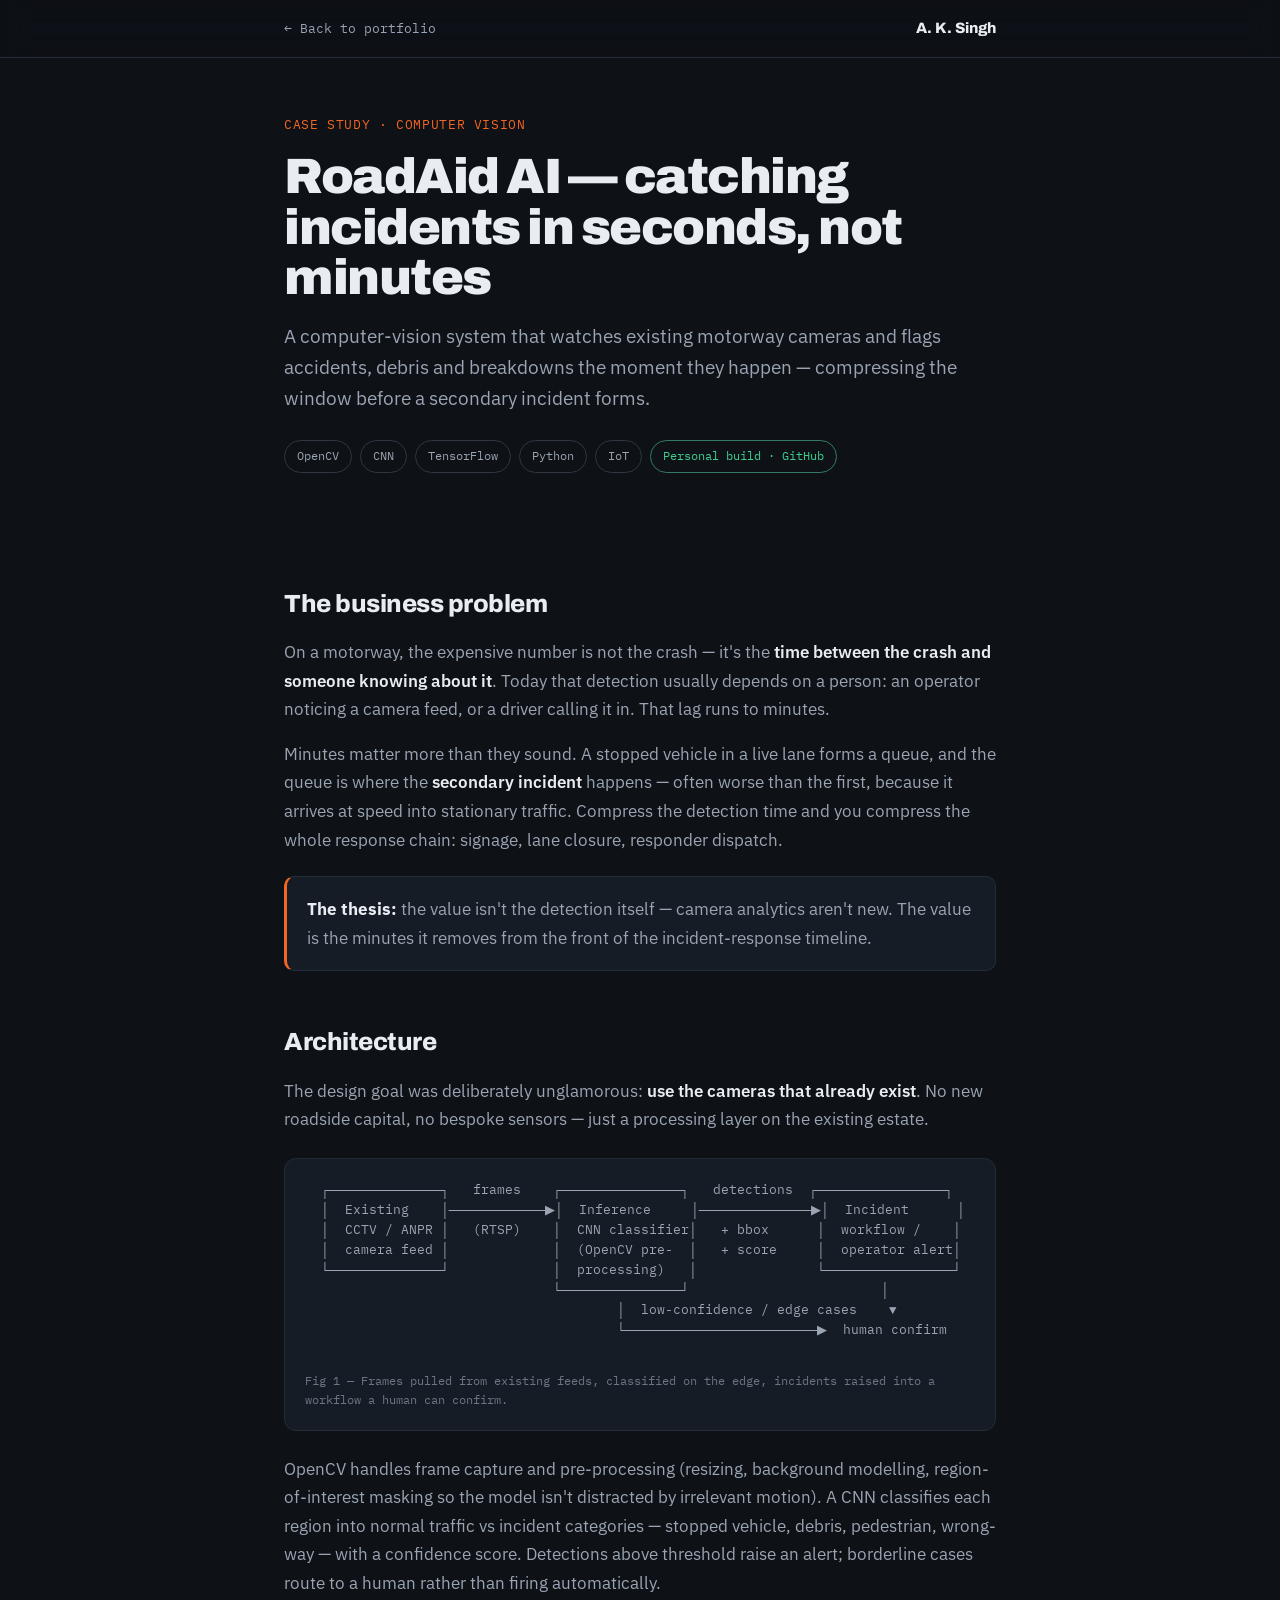
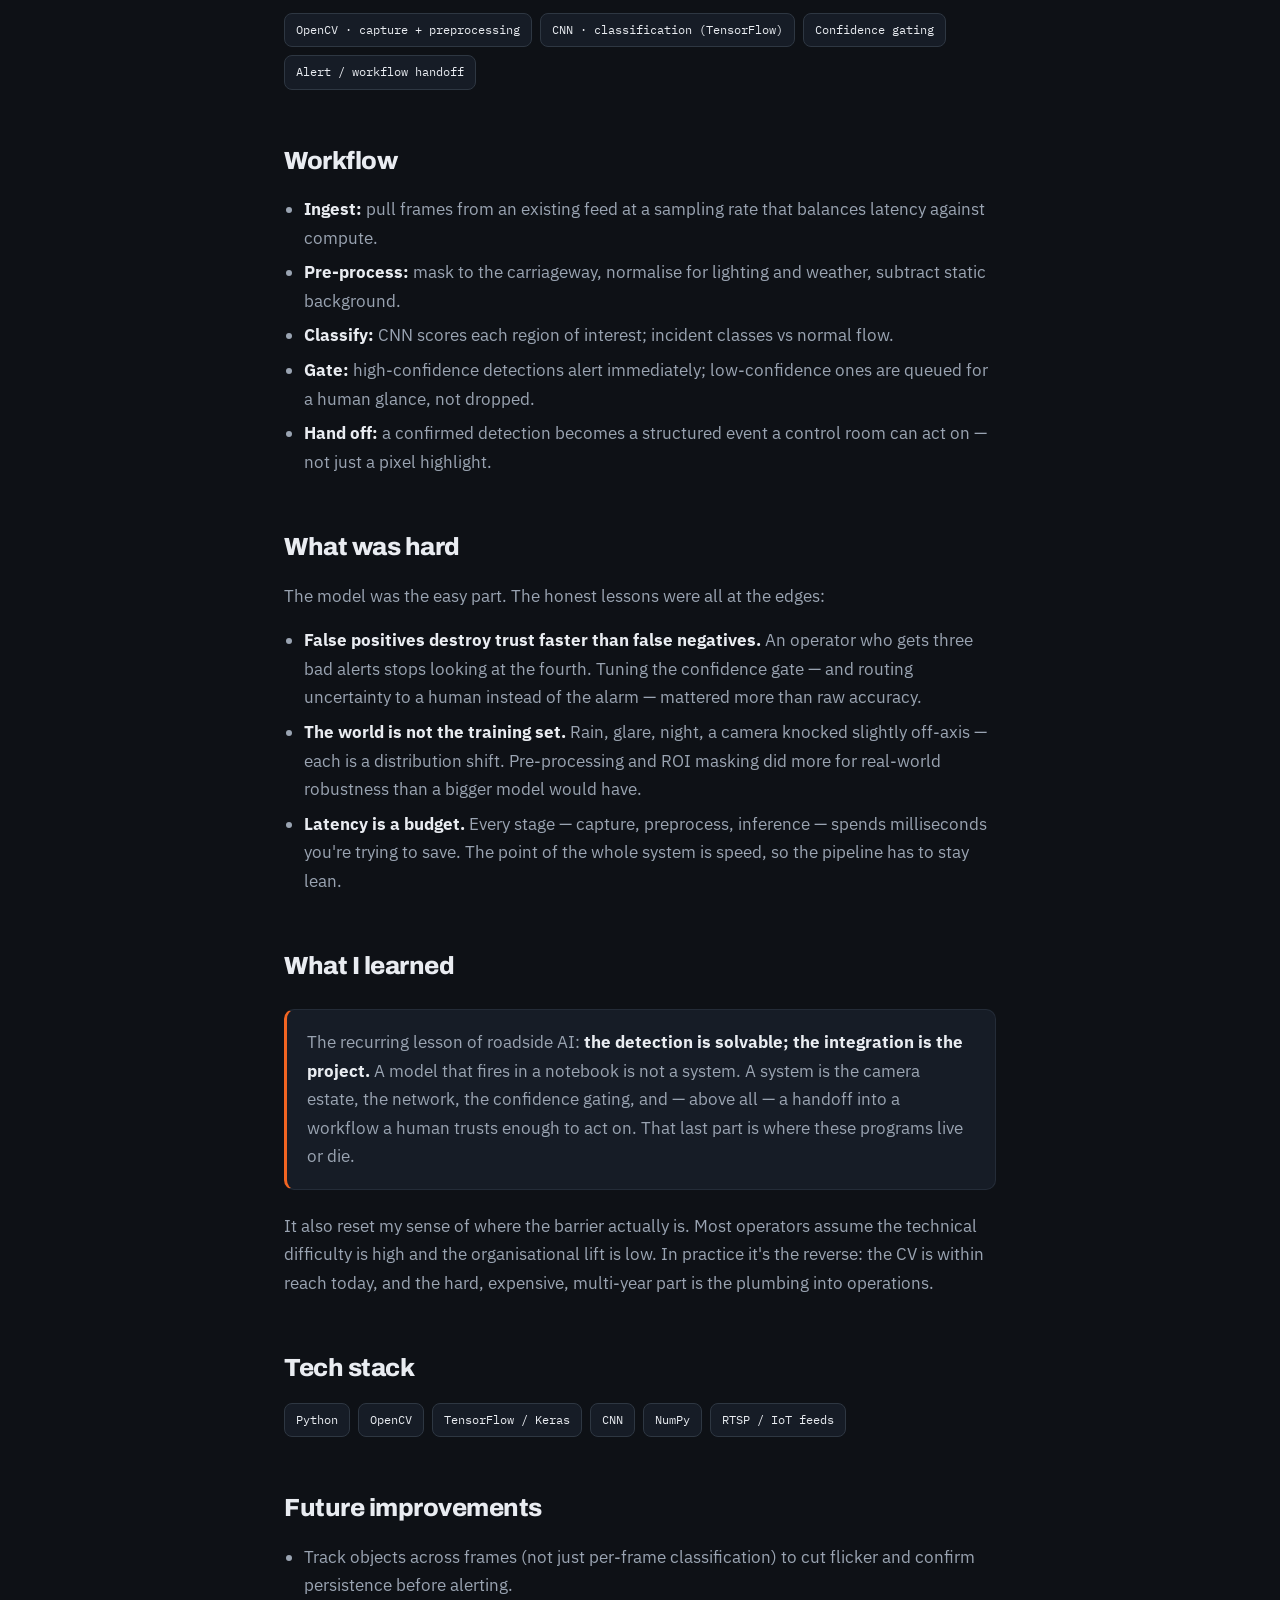
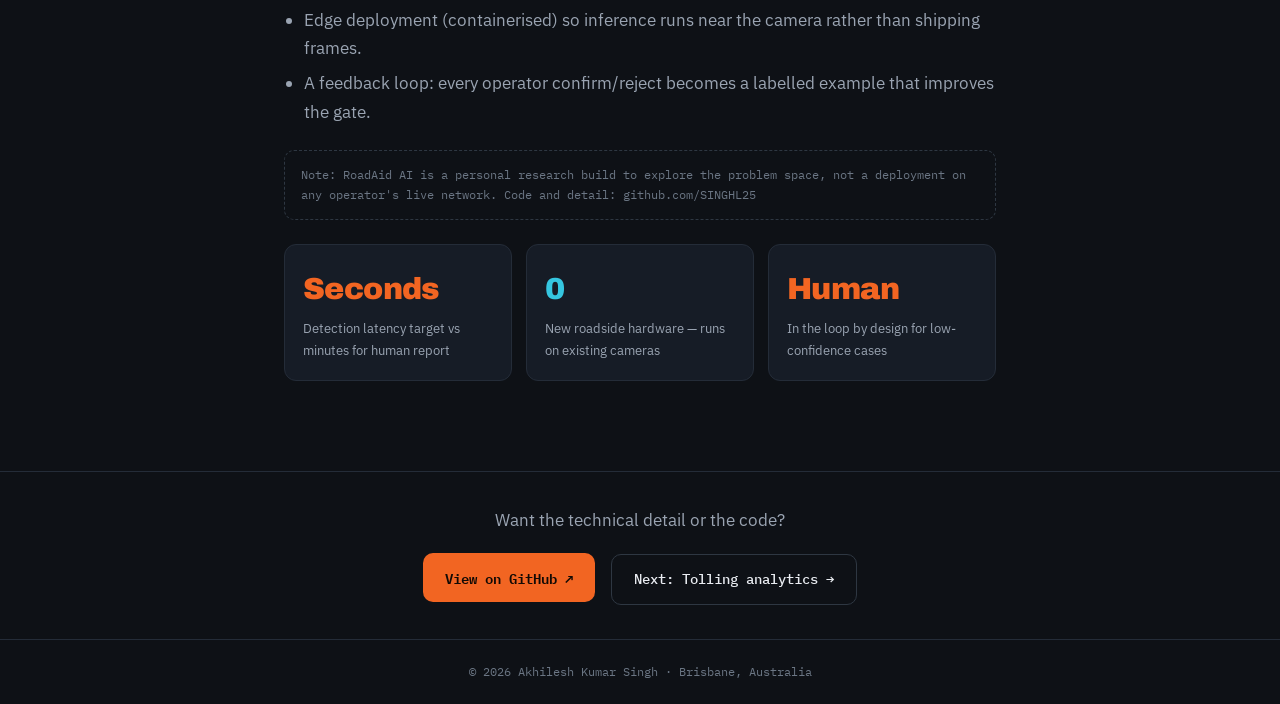
<file: case-studies/roadaid-ai.html>
<!DOCTYPE html>
<html lang="en-AU" data-theme="dark">
<head>
<meta charset="UTF-8" />
<meta name="viewport" content="width=device-width, initial-scale=1.0" />
<title>RoadAid AI — Real-time incident detection · Akhilesh Kumar Singh</title>
<meta name="description" content="Case study: a computer-vision system (OpenCV/CNN) that detects road incidents from existing camera infrastructure in seconds, compressing the emergency response window." />
<link rel="preconnect" href="https://fonts.googleapis.com" />
<link rel="preconnect" href="https://fonts.gstatic.com" crossorigin />
<link href="https://fonts.googleapis.com/css2?family=Archivo:wght@700;800;900&family=IBM+Plex+Sans:wght@400;500;600&family=IBM+Plex+Mono:wght@400;500&display=swap" rel="stylesheet" />
<link rel="stylesheet" href="../css/case.css" />
</head>
<body>
<div class="top"><div class="top__inner">
  <a class="back" href="../index.html">← Back to portfolio</a>
  <span class="top__brand">A. K. Singh</span>
</div></div>

<header class="hero"><div class="wrap">
  <p class="kicker">Case study · Computer vision</p>
  <h1>RoadAid AI — catching incidents in seconds, not minutes</h1>
  <p class="lede">A computer-vision system that watches existing motorway cameras and flags accidents, debris and breakdowns the moment they happen — compressing the window before a secondary incident forms.</p>
  <div class="meta">
    <span class="tag">OpenCV</span><span class="tag">CNN</span><span class="tag">TensorFlow</span>
    <span class="tag">Python</span><span class="tag">IoT</span><span class="tag tag--live">Personal build · GitHub</span>
  </div>
</div></header>

<article><div class="wrap">

  <h2>The business problem</h2>
  <p>On a motorway, the expensive number is not the crash — it's the <strong>time between the crash and someone knowing about it</strong>. Today that detection usually depends on a person: an operator noticing a camera feed, or a driver calling it in. That lag runs to minutes.</p>
  <p>Minutes matter more than they sound. A stopped vehicle in a live lane forms a queue, and the queue is where the <strong>secondary incident</strong> happens — often worse than the first, because it arrives at speed into stationary traffic. Compress the detection time and you compress the whole response chain: signage, lane closure, responder dispatch.</p>
  <div class="callout"><strong>The thesis:</strong> the value isn't the detection itself — camera analytics aren't new. The value is the minutes it removes from the front of the incident-response timeline.</div>

  <h2>Architecture</h2>
  <p>The design goal was deliberately unglamorous: <strong>use the cameras that already exist</strong>. No new roadside capital, no bespoke sensors — just a processing layer on the existing estate.</p>
  <figure class="figure"><pre>
  ┌──────────────┐   frames    ┌───────────────┐   detections  ┌────────────────┐
  │  Existing    │────────────▶│  Inference     │──────────────▶│  Incident      │
  │  CCTV / ANPR │   (RTSP)    │  CNN classifier│   + bbox      │  workflow /    │
  │  camera feed │             │  (OpenCV pre-  │   + score     │  operator alert│
  └──────────────┘             │  processing)   │               └────────────────┘
                               └───────────────┘                        │
                                       │  low-confidence / edge cases    ▼
                                       └────────────────────────▶  human confirm
  </pre><figcaption>Fig 1 — Frames pulled from existing feeds, classified on the edge, incidents raised into a workflow a human can confirm.</figcaption></figure>
  <p>OpenCV handles frame capture and pre-processing (resizing, background modelling, region-of-interest masking so the model isn't distracted by irrelevant motion). A CNN classifies each region into normal traffic vs incident categories — stopped vehicle, debris, pedestrian, wrong-way — with a confidence score. Detections above threshold raise an alert; borderline cases route to a human rather than firing automatically.</p>
  <div class="stackrow">
    <span class="chip">OpenCV · capture + preprocessing</span>
    <span class="chip">CNN · classification (TensorFlow)</span>
    <span class="chip">Confidence gating</span>
    <span class="chip">Alert / workflow handoff</span>
  </div>

  <h2>Workflow</h2>
  <ul>
    <li><strong>Ingest:</strong> pull frames from an existing feed at a sampling rate that balances latency against compute.</li>
    <li><strong>Pre-process:</strong> mask to the carriageway, normalise for lighting and weather, subtract static background.</li>
    <li><strong>Classify:</strong> CNN scores each region of interest; incident classes vs normal flow.</li>
    <li><strong>Gate:</strong> high-confidence detections alert immediately; low-confidence ones are queued for a human glance, not dropped.</li>
    <li><strong>Hand off:</strong> a confirmed detection becomes a structured event a control room can act on — not just a pixel highlight.</li>
  </ul>

  <h2>What was hard</h2>
  <p>The model was the easy part. The honest lessons were all at the edges:</p>
  <ul>
    <li><strong>False positives destroy trust faster than false negatives.</strong> An operator who gets three bad alerts stops looking at the fourth. Tuning the confidence gate — and routing uncertainty to a human instead of the alarm — mattered more than raw accuracy.</li>
    <li><strong>The world is not the training set.</strong> Rain, glare, night, a camera knocked slightly off-axis — each is a distribution shift. Pre-processing and ROI masking did more for real-world robustness than a bigger model would have.</li>
    <li><strong>Latency is a budget.</strong> Every stage — capture, preprocess, inference — spends milliseconds you're trying to save. The point of the whole system is speed, so the pipeline has to stay lean.</li>
  </ul>

  <h2>What I learned</h2>
  <div class="callout">The recurring lesson of roadside AI: <strong>the detection is solvable; the integration is the project.</strong> A model that fires in a notebook is not a system. A system is the camera estate, the network, the confidence gating, and — above all — a handoff into a workflow a human trusts enough to act on. That last part is where these programs live or die.</div>
  <p>It also reset my sense of where the barrier actually is. Most operators assume the technical difficulty is high and the organisational lift is low. In practice it's the reverse: the CV is within reach today, and the hard, expensive, multi-year part is the plumbing into operations.</p>

  <h2>Tech stack</h2>
  <div class="stackrow">
    <span class="chip">Python</span><span class="chip">OpenCV</span><span class="chip">TensorFlow / Keras</span>
    <span class="chip">CNN</span><span class="chip">NumPy</span><span class="chip">RTSP / IoT feeds</span>
  </div>

  <h2>Future improvements</h2>
  <ul>
    <li>Track objects across frames (not just per-frame classification) to cut flicker and confirm persistence before alerting.</li>
    <li>Edge deployment (containerised) so inference runs near the camera rather than shipping frames.</li>
    <li>A feedback loop: every operator confirm/reject becomes a labelled example that improves the gate.</li>
  </ul>

  <div class="disclaimer">Note: RoadAid AI is a personal research build to explore the problem space, not a deployment on any operator's live network. Code and detail: github.com/SINGHL25</div>

  <div class="results">
    <div class="result"><div class="result__num">Seconds</div><div class="result__lbl">Detection latency target vs minutes for human report</div></div>
    <div class="result"><div class="result__num cyan">0</div><div class="result__lbl">New roadside hardware — runs on existing cameras</div></div>
    <div class="result"><div class="result__num">Human</div><div class="result__lbl">In the loop by design for low-confidence cases</div></div>
  </div>

</div></article>

<div class="cta"><div class="wrap">
  <p style="color:var(--text-2);margin-bottom:18px">Want the technical detail or the code?</p>
  <a class="btn" href="https://github.com/SINGHL25" target="_blank" rel="noopener">View on GitHub ↗</a>
  <a class="btn btn--ghost" href="../case-studies/tolling-analytics.html">Next: Tolling analytics →</a>
</div></div>

<div class="foot">© <span id="y"></span> Akhilesh Kumar Singh · Brisbane, Australia</div>
<script>
document.getElementById('y').textContent=new Date().getFullYear();
try{var t=localStorage.getItem('theme');if(t)document.documentElement.setAttribute('data-theme',t);}catch(e){}
</script>
</body>
</html>
</file>
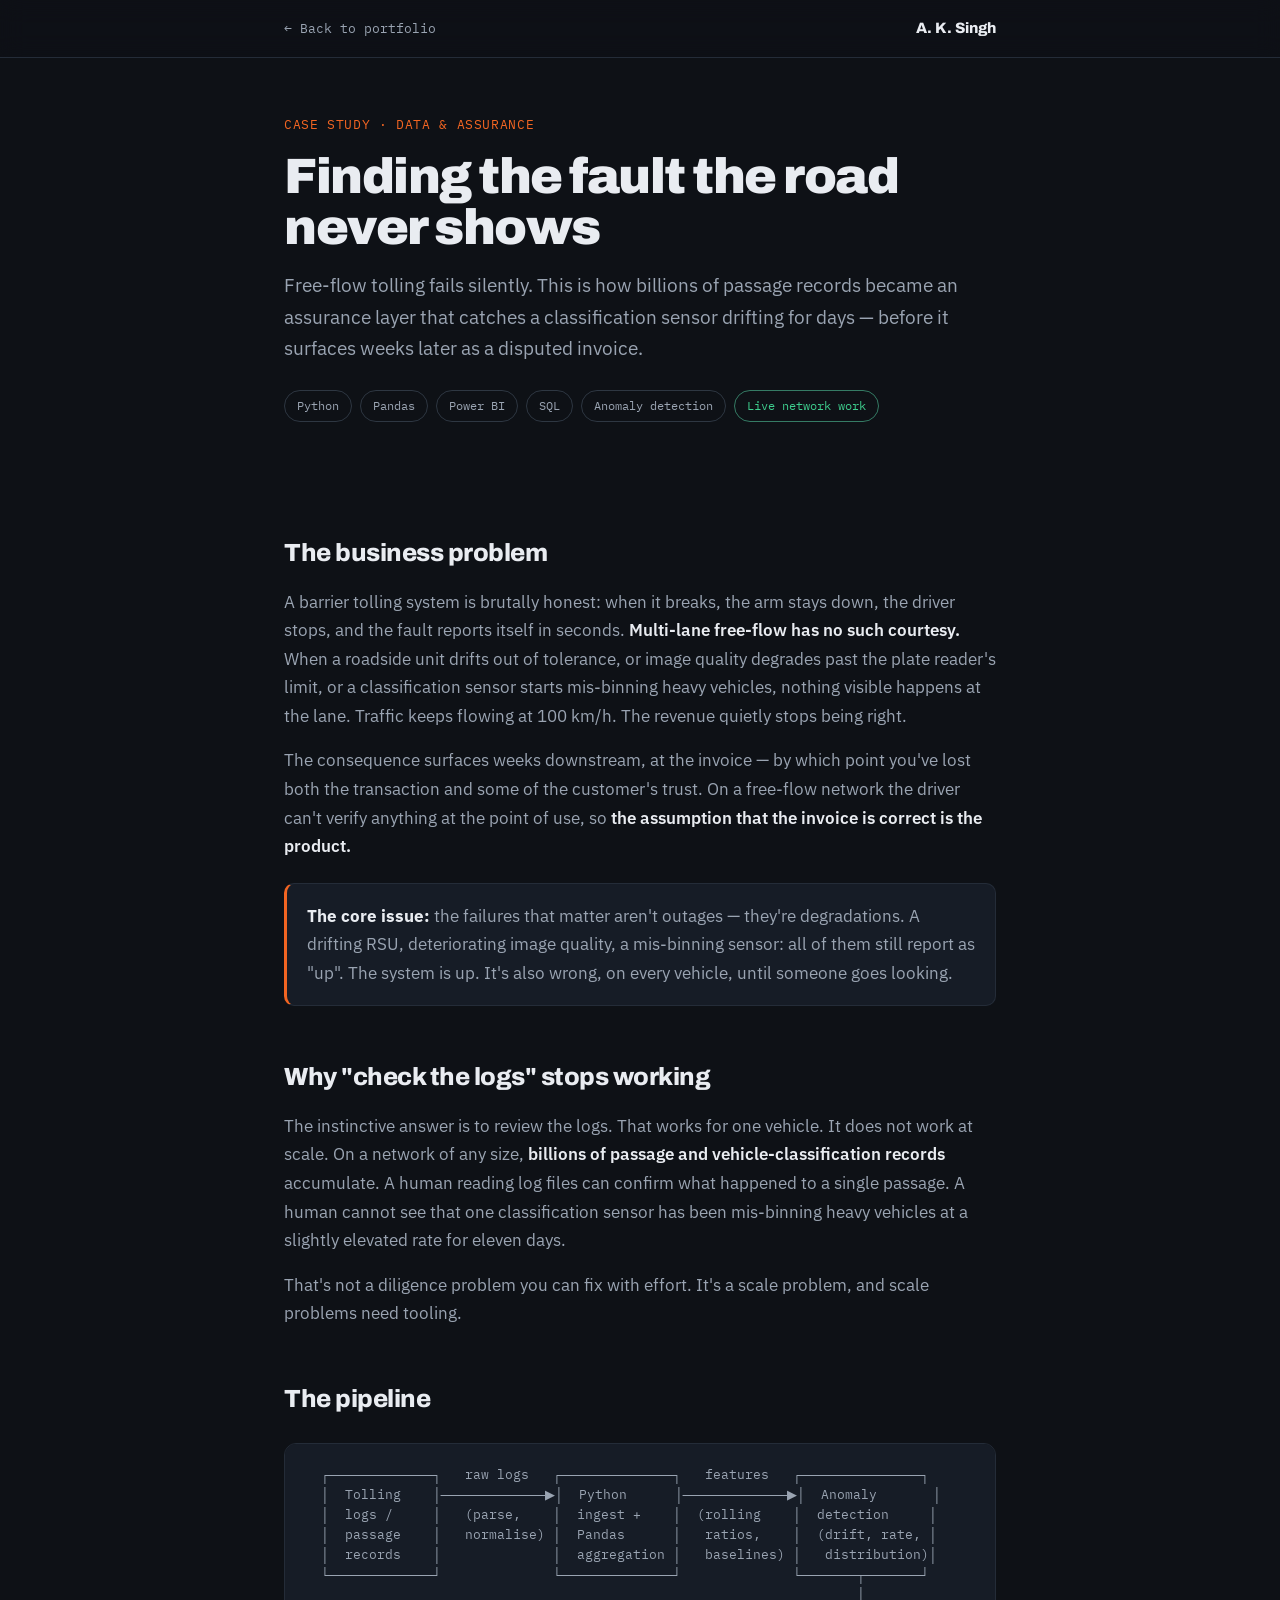
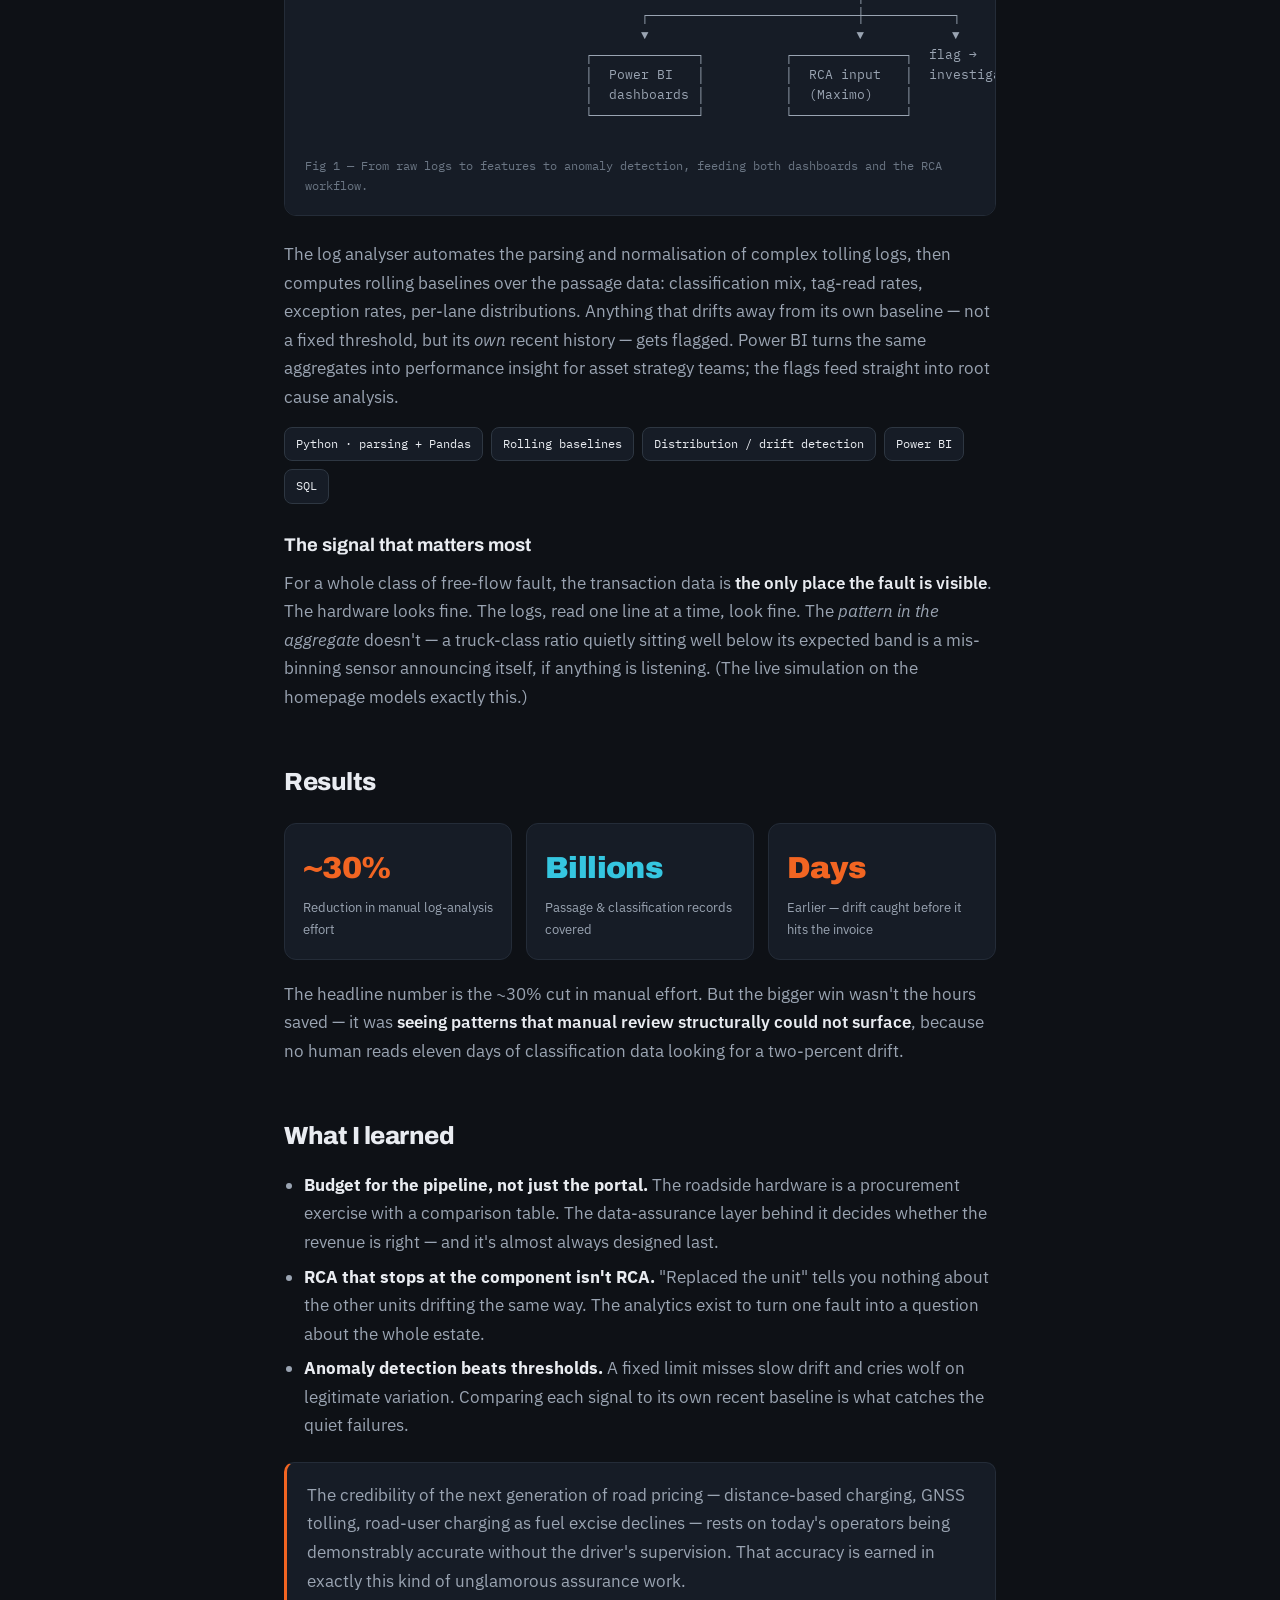
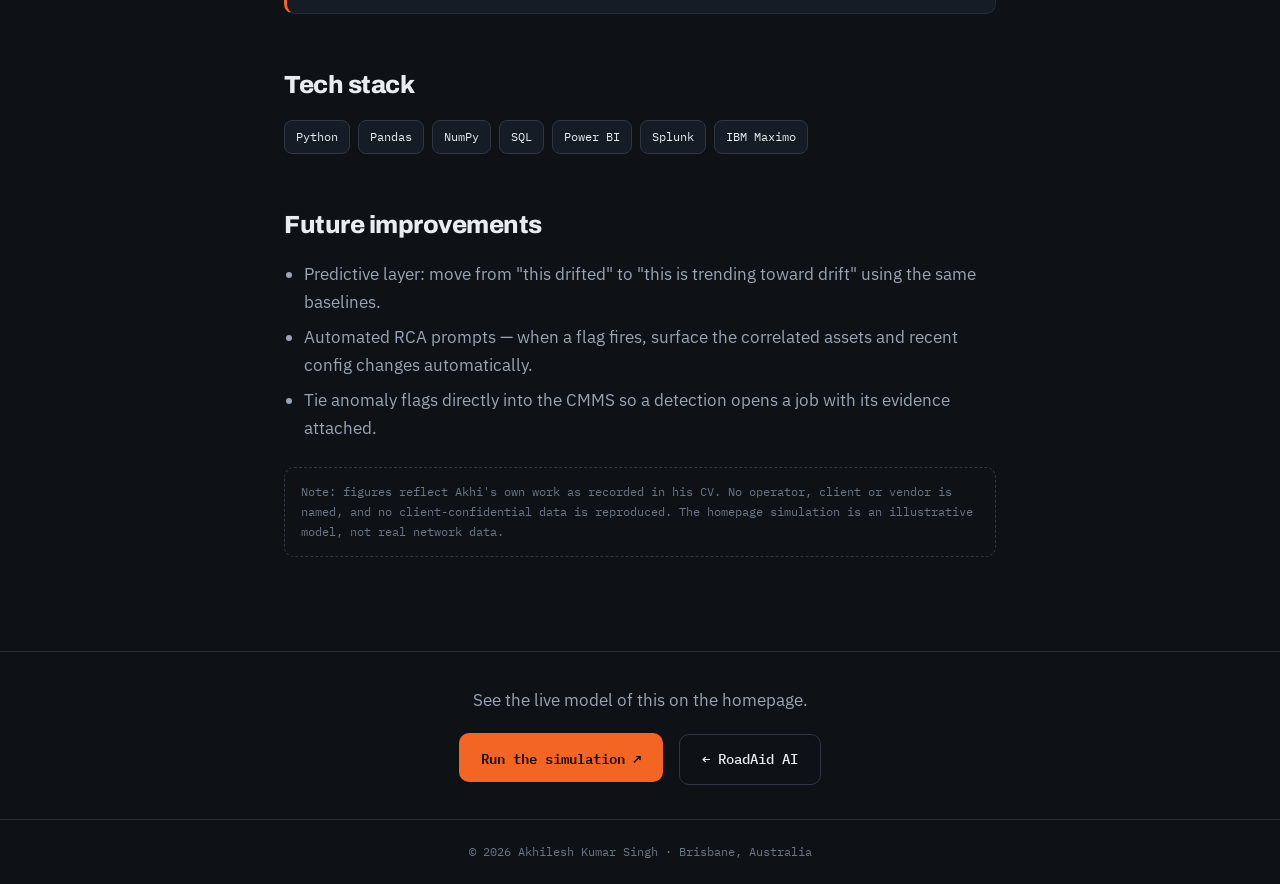
<file: case-studies/tolling-analytics.html>
<!DOCTYPE html>
<html lang="en-AU" data-theme="dark">
<head>
<meta charset="UTF-8" />
<meta name="viewport" content="width=device-width, initial-scale=1.0" />
<title>Tolling passage analytics &amp; anomaly detection · Akhilesh Kumar Singh</title>
<meta name="description" content="Case study: turning billions of tolling passage records into an assurance layer that catches silent classification drift, cutting manual log analysis by ~30%." />
<link rel="preconnect" href="https://fonts.googleapis.com" />
<link rel="preconnect" href="https://fonts.gstatic.com" crossorigin />
<link href="https://fonts.googleapis.com/css2?family=Archivo:wght@700;800;900&family=IBM+Plex+Sans:wght@400;500;600&family=IBM+Plex+Mono:wght@400;500&display=swap" rel="stylesheet" />
<link rel="stylesheet" href="../css/case.css" />
</head>
<body>
<div class="top"><div class="top__inner">
  <a class="back" href="../index.html">← Back to portfolio</a>
  <span class="top__brand">A. K. Singh</span>
</div></div>

<header class="hero"><div class="wrap">
  <p class="kicker">Case study · Data &amp; assurance</p>
  <h1>Finding the fault the road never shows</h1>
  <p class="lede">Free-flow tolling fails silently. This is how billions of passage records became an assurance layer that catches a classification sensor drifting for days — before it surfaces weeks later as a disputed invoice.</p>
  <div class="meta">
    <span class="tag">Python</span><span class="tag">Pandas</span><span class="tag">Power BI</span>
    <span class="tag">SQL</span><span class="tag">Anomaly detection</span><span class="tag tag--live">Live network work</span>
  </div>
</div></header>

<article><div class="wrap">

  <h2>The business problem</h2>
  <p>A barrier tolling system is brutally honest: when it breaks, the arm stays down, the driver stops, and the fault reports itself in seconds. <strong>Multi-lane free-flow has no such courtesy.</strong> When a roadside unit drifts out of tolerance, or image quality degrades past the plate reader's limit, or a classification sensor starts mis-binning heavy vehicles, nothing visible happens at the lane. Traffic keeps flowing at 100 km/h. The revenue quietly stops being right.</p>
  <p>The consequence surfaces weeks downstream, at the invoice — by which point you've lost both the transaction and some of the customer's trust. On a free-flow network the driver can't verify anything at the point of use, so <strong>the assumption that the invoice is correct is the product.</strong></p>
  <div class="callout"><strong>The core issue:</strong> the failures that matter aren't outages — they're degradations. A drifting RSU, deteriorating image quality, a mis-binning sensor: all of them still report as "up". The system is up. It's also wrong, on every vehicle, until someone goes looking.</div>

  <h2>Why "check the logs" stops working</h2>
  <p>The instinctive answer is to review the logs. That works for one vehicle. It does not work at scale. On a network of any size, <strong>billions of passage and vehicle-classification records</strong> accumulate. A human reading log files can confirm what happened to a single passage. A human cannot see that one classification sensor has been mis-binning heavy vehicles at a slightly elevated rate for eleven days.</p>
  <p>That's not a diligence problem you can fix with effort. It's a scale problem, and scale problems need tooling.</p>

  <h2>The pipeline</h2>
  <figure class="figure"><pre>
  ┌─────────────┐   raw logs   ┌──────────────┐   features   ┌───────────────┐
  │  Tolling    │─────────────▶│  Python      │─────────────▶│  Anomaly       │
  │  logs /     │   (parse,    │  ingest +    │  (rolling    │  detection     │
  │  passage    │   normalise) │  Pandas      │   ratios,    │  (drift, rate, │
  │  records    │              │  aggregation │   baselines) │   distribution)│
  └─────────────┘              └──────────────┘              └───────┬───────┘
                                                                     │
                                          ┌──────────────────────────┼───────────┐
                                          ▼                          ▼           ▼
                                   ┌─────────────┐          ┌──────────────┐  flag →
                                   │  Power BI   │          │  RCA input   │  investigate
                                   │  dashboards │          │  (Maximo)    │
                                   └─────────────┘          └──────────────┘
  </pre><figcaption>Fig 1 — From raw logs to features to anomaly detection, feeding both dashboards and the RCA workflow.</figcaption></figure>
  <p>The log analyser automates the parsing and normalisation of complex tolling logs, then computes rolling baselines over the passage data: classification mix, tag-read rates, exception rates, per-lane distributions. Anything that drifts away from its own baseline — not a fixed threshold, but its <em>own</em> recent history — gets flagged. Power BI turns the same aggregates into performance insight for asset strategy teams; the flags feed straight into root cause analysis.</p>
  <div class="stackrow">
    <span class="chip">Python · parsing + Pandas</span>
    <span class="chip">Rolling baselines</span>
    <span class="chip">Distribution / drift detection</span>
    <span class="chip">Power BI</span>
    <span class="chip">SQL</span>
  </div>

  <h3>The signal that matters most</h3>
  <p>For a whole class of free-flow fault, the transaction data is <strong>the only place the fault is visible</strong>. The hardware looks fine. The logs, read one line at a time, look fine. The <em>pattern in the aggregate</em> doesn't — a truck-class ratio quietly sitting well below its expected band is a mis-binning sensor announcing itself, if anything is listening. (The live simulation on the homepage models exactly this.)</p>

  <h2>Results</h2>
  <div class="results">
    <div class="result"><div class="result__num">~30%</div><div class="result__lbl">Reduction in manual log-analysis effort</div></div>
    <div class="result"><div class="result__num cyan">Billions</div><div class="result__lbl">Passage &amp; classification records covered</div></div>
    <div class="result"><div class="result__num">Days</div><div class="result__lbl">Earlier — drift caught before it hits the invoice</div></div>
  </div>
  <p>The headline number is the ~30% cut in manual effort. But the bigger win wasn't the hours saved — it was <strong>seeing patterns that manual review structurally could not surface</strong>, because no human reads eleven days of classification data looking for a two-percent drift.</p>

  <h2>What I learned</h2>
  <ul>
    <li><strong>Budget for the pipeline, not just the portal.</strong> The roadside hardware is a procurement exercise with a comparison table. The data-assurance layer behind it decides whether the revenue is right — and it's almost always designed last.</li>
    <li><strong>RCA that stops at the component isn't RCA.</strong> "Replaced the unit" tells you nothing about the other units drifting the same way. The analytics exist to turn one fault into a question about the whole estate.</li>
    <li><strong>Anomaly detection beats thresholds.</strong> A fixed limit misses slow drift and cries wolf on legitimate variation. Comparing each signal to its own recent baseline is what catches the quiet failures.</li>
  </ul>

  <div class="callout">The credibility of the next generation of road pricing — distance-based charging, GNSS tolling, road-user charging as fuel excise declines — rests on today's operators being demonstrably accurate without the driver's supervision. That accuracy is earned in exactly this kind of unglamorous assurance work.</div>

  <h2>Tech stack</h2>
  <div class="stackrow">
    <span class="chip">Python</span><span class="chip">Pandas</span><span class="chip">NumPy</span>
    <span class="chip">SQL</span><span class="chip">Power BI</span><span class="chip">Splunk</span><span class="chip">IBM Maximo</span>
  </div>

  <h2>Future improvements</h2>
  <ul>
    <li>Predictive layer: move from "this drifted" to "this is trending toward drift" using the same baselines.</li>
    <li>Automated RCA prompts — when a flag fires, surface the correlated assets and recent config changes automatically.</li>
    <li>Tie anomaly flags directly into the CMMS so a detection opens a job with its evidence attached.</li>
  </ul>

  <div class="disclaimer">Note: figures reflect Akhi's own work as recorded in his CV. No operator, client or vendor is named, and no client-confidential data is reproduced. The homepage simulation is an illustrative model, not real network data.</div>

</div></article>

<div class="cta"><div class="wrap">
  <p style="color:var(--text-2);margin-bottom:18px">See the live model of this on the homepage.</p>
  <a class="btn" href="../index.html#live">Run the simulation ↗</a>
  <a class="btn btn--ghost" href="../case-studies/roadaid-ai.html">← RoadAid AI</a>
</div></div>

<div class="foot">© <span id="y"></span> Akhilesh Kumar Singh · Brisbane, Australia</div>
<script>
document.getElementById('y').textContent=new Date().getFullYear();
try{var t=localStorage.getItem('theme');if(t)document.documentElement.setAttribute('data-theme',t);}catch(e){}
</script>
</body>
</html>
</file>
<file: css/case.css>
/* Case-study pages — shares the site's control-room identity */
:root{
  --orange:#F26522;--orange-soft:#ff8a4d;--cyan:#35C6E0;--green:#3ECF8E;--red:#FF5C5C;
  --bg:#0E1116;--bg-2:#12171F;--panel:#161C26;--panel-2:#1B222D;--line:#242C38;--line-2:#2E3742;
  --text:#E9ECF1;--text-2:#9AA4B2;--text-3:#6B7684;
  --maxw:760px;--pad:24px;--r:14px;--ease:cubic-bezier(.22,.61,.36,1);
  --dsp:'Archivo',system-ui,sans-serif;--body:'IBM Plex Sans',system-ui,sans-serif;--mono:'IBM Plex Mono',ui-monospace,monospace;
}
[data-theme="light"]{--bg:#F4F5F7;--bg-2:#ECEEF2;--panel:#FFFFFF;--panel-2:#F7F8FA;--line:#E1E4EA;--line-2:#D4D8E0;--text:#14181F;--text-2:#4C5563;--text-3:#7A828F;}
*{box-sizing:border-box;margin:0;padding:0}
html{scroll-behavior:smooth}
body{background:var(--bg);color:var(--text);font-family:var(--body);font-size:17px;line-height:1.68;-webkit-font-smoothing:antialiased}
a{color:var(--cyan);text-decoration:none}
a:hover{text-decoration:underline}
::selection{background:var(--orange);color:#0b0d10}
.wrap{width:100%;max-width:var(--maxw);margin:0 auto;padding:0 var(--pad)}

.top{border-bottom:1px solid var(--line);background:color-mix(in srgb,var(--bg) 82%,transparent);position:sticky;top:0;z-index:10;backdrop-filter:blur(12px)}
.top__inner{max-width:var(--maxw);margin:0 auto;padding:16px var(--pad);display:flex;align-items:center;justify-content:space-between}
.back{font-family:var(--mono);font-size:13px;color:var(--text-2)}
.back:hover{color:var(--text);text-decoration:none}
.top__brand{font-family:var(--dsp);font-weight:800;font-size:15px;color:var(--text)}

.hero{padding:56px 0 30px}
.kicker{font-family:var(--mono);font-size:12.5px;letter-spacing:.05em;text-transform:uppercase;color:var(--orange);margin-bottom:16px}
h1{font-family:var(--dsp);font-weight:900;letter-spacing:-.03em;line-height:1.02;font-size:clamp(2rem,5.4vw,3.1rem);margin-bottom:18px}
.lede{font-size:1.16rem;color:var(--text-2);margin-bottom:26px}
.meta{display:flex;flex-wrap:wrap;gap:8px;margin-bottom:10px}
.tag{font-family:var(--mono);font-size:12px;color:var(--text-2);border:1px solid var(--line-2);border-radius:20px;padding:5px 12px}
.tag--live{color:var(--green);border-color:color-mix(in srgb,var(--green) 45%,var(--line-2))}

article{padding:20px 0 70px}
article h2{font-family:var(--dsp);font-weight:800;letter-spacing:-.02em;font-size:1.55rem;margin:42px 0 14px;padding-top:8px}
article h3{font-family:var(--dsp);font-weight:700;font-size:1.15rem;margin:26px 0 8px}
article p{color:var(--text-2);margin-bottom:16px}
article p strong{color:var(--text);font-weight:600}
article ul{margin:0 0 18px;padding-left:20px;color:var(--text-2)}
article li{margin:6px 0}
article li strong{color:var(--text)}

.callout{background:var(--panel);border:1px solid var(--line);border-left:3px solid var(--orange);border-radius:10px;padding:18px 20px;margin:22px 0;color:var(--text-2)}
.callout strong{color:var(--text)}

.figure{background:var(--panel);border:1px solid var(--line);border-radius:12px;padding:20px;margin:24px 0;overflow-x:auto}
.figure pre{font-family:var(--mono);font-size:12.5px;line-height:1.6;color:var(--text-2);white-space:pre}
.figure figcaption{font-family:var(--mono);font-size:11.5px;color:var(--text-3);margin-top:12px}

.stackrow{display:flex;flex-wrap:wrap;gap:8px;margin:8px 0 20px}
.chip{font-family:var(--mono);font-size:12px;color:var(--text);background:var(--panel);border:1px solid var(--line-2);border-radius:8px;padding:6px 11px}

.results{display:grid;grid-template-columns:repeat(3,1fr);gap:14px;margin:20px 0}
.result{background:var(--panel);border:1px solid var(--line);border-radius:12px;padding:18px}
.result__num{font-family:var(--dsp);font-weight:900;font-size:1.9rem;letter-spacing:-.02em;color:var(--orange)}
.result__num.cyan{color:var(--cyan)}
.result__lbl{font-size:13px;color:var(--text-2);margin-top:4px}

.cta{border-top:1px solid var(--line);padding:34px 0;text-align:center}
.btn{display:inline-flex;align-items:center;gap:.4em;font-family:var(--mono);font-size:14px;font-weight:600;
  padding:13px 22px;border-radius:10px;background:var(--orange);color:#120a05;border:none;margin:0 6px}
.btn:hover{background:var(--orange-soft);text-decoration:none}
.btn--ghost{background:transparent;border:1px solid var(--line-2);color:var(--text);font-weight:500}
.foot{border-top:1px solid var(--line);padding:22px 0;font-family:var(--mono);font-size:12px;color:var(--text-3);text-align:center}

.disclaimer{font-family:var(--mono);font-size:12px;color:var(--text-3);border:1px dashed var(--line-2);border-radius:10px;padding:14px 16px;margin:24px 0}

@media(max-width:560px){.results{grid-template-columns:1fr}}
</file>
